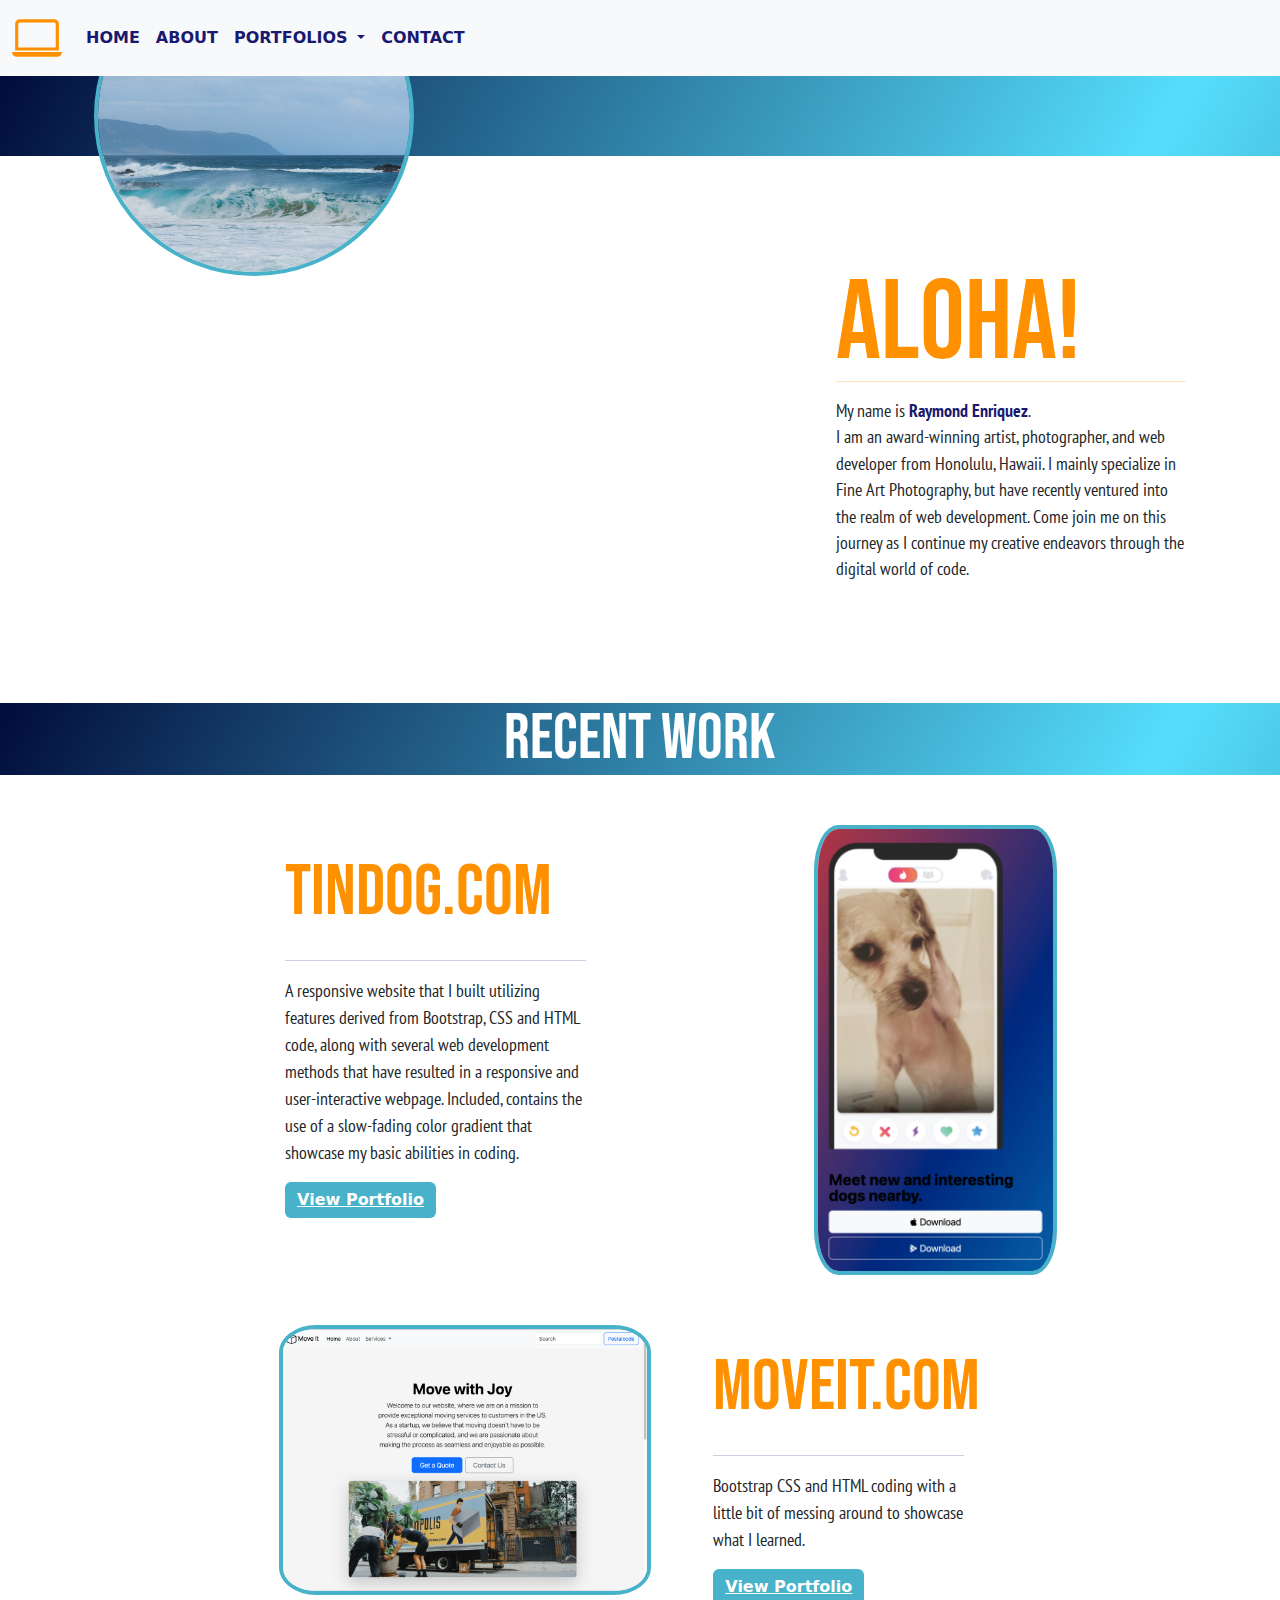
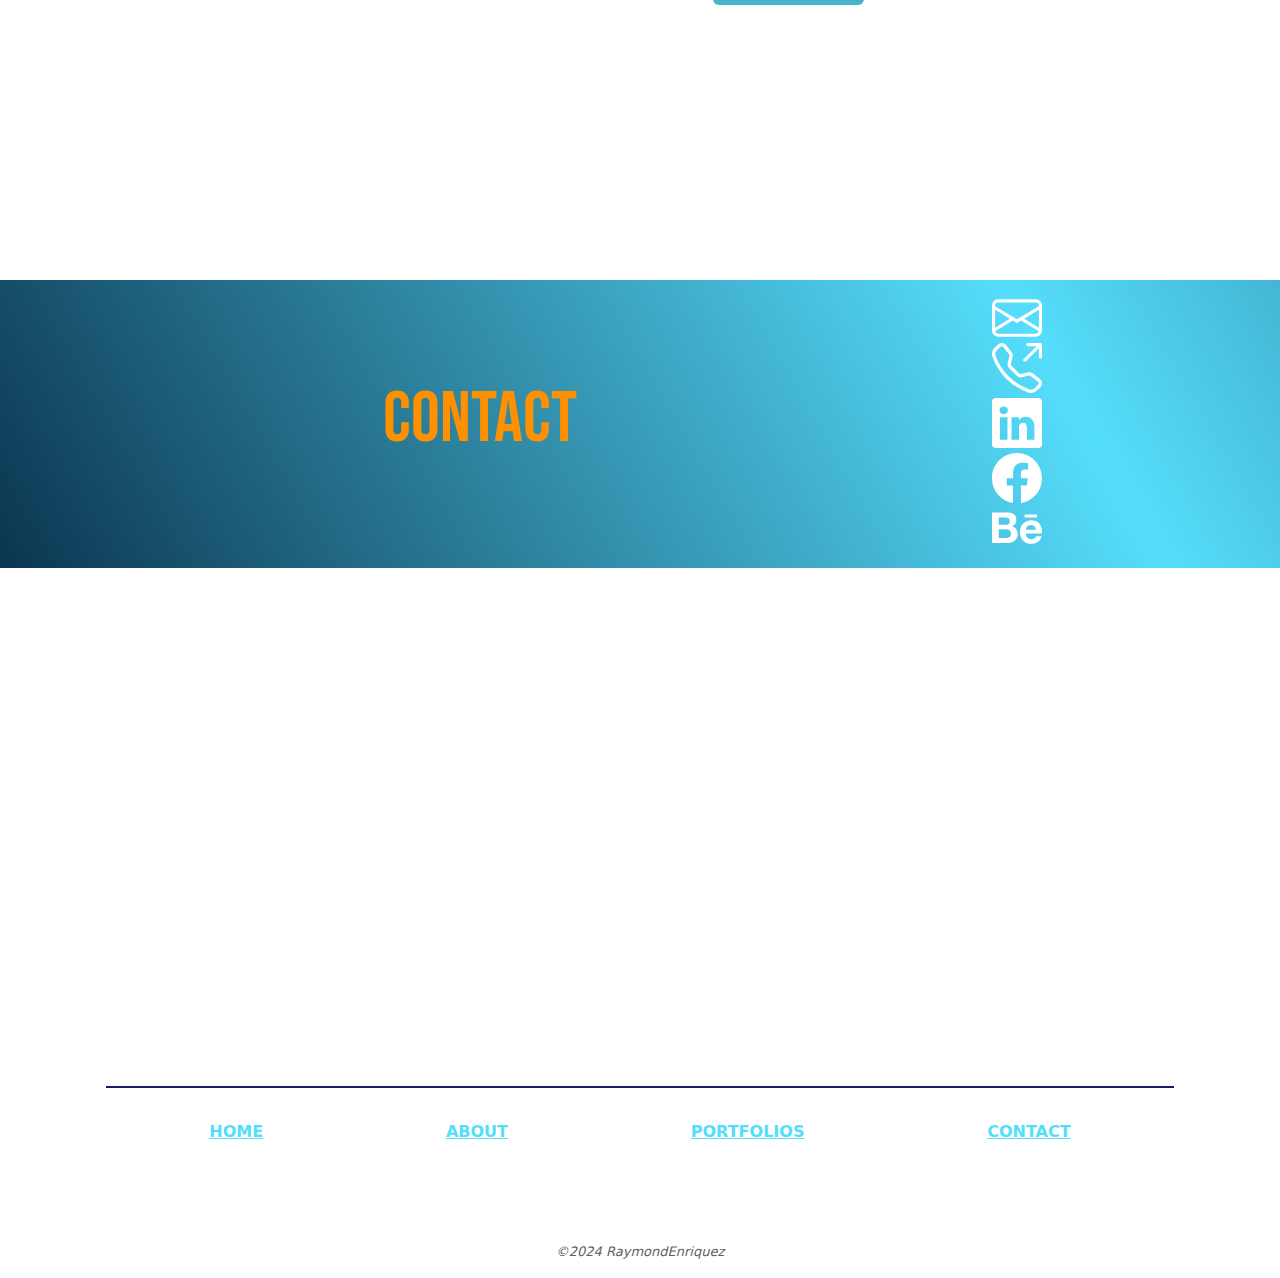
<file: index.html>
<!DOCTYPE html>
<html lang="en">
<head>
    <meta charset="UTF-8">
    <meta name="viewport" content="width=device-width, initial-scale=1.0">
    <title>Raymond's Captstone Project 2</title>
<link rel="stylesheet" href="style.css"/>
<link href="https://cdn.jsdelivr.net/npm/bootstrap@5.3.3/dist/css/bootstrap.min.css" rel="stylesheet" integrity="sha384-QWTKZyjpPEjISv5WaRU9OFeRpok6YctnYmDr5pNlyT2bRjXh0JMhjY6hW+ALEwIH" crossorigin="anonymous">
<link rel="preconnect" href="https://fonts.googleapis.com">
<link rel="preconnect" href="https://fonts.gstatic.com" crossorigin>
<link href="https://fonts.googleapis.com/css2?family=Alumni+Sans+Pinstripe:ital@0;1&display=swap" rel="stylesheet">
<link rel="preconnect" href="https://fonts.googleapis.com">
<link rel="preconnect" href="https://fonts.gstatic.com" crossorigin>
<link href="https://fonts.googleapis.com/css2?family=Inria+Serif:ital,wght@0,300;0,400;0,700;1,300;1,400;1,700&display=swap" rel="stylesheet">
<link rel="preconnect" href="https://fonts.gstatic.com" crossorigin>
<link href="https://fonts.googleapis.com/css2?family=Inria+Serif:ital,wght@0,300;0,400;0,700;1,300;1,400;1,700&family=PT+Sans+Narrow:wght@400;700&display=swap" rel="stylesheet">
<link rel="preconnect" href="https://fonts.googleapis.com">
<link rel="preconnect" href="https://fonts.gstatic.com" crossorigin>
<link href="https://fonts.googleapis.com/css2?family=Bebas+Neue&display=swap" rel="stylesheet">
<style>
    @media (min-width: 374px) and (max-width: 415px){
  .contact-me{
    height:20rem;
  }
  .rwl{
    margin-top: 50px;
    display:flex;
    padding-top:3px;
  }
  #Aloha{
    padding-top:25px;
  }
</style>

<div class="head-container">
    <nav class="navbar navbar-expand-lg bg-body-tertiary">
        <div class="container-fluid" style="text-transform:uppercase;">
          <a class="navbar-brand" href="./index.html"><svg xmlns="http://www.w3.org/2000/svg" width="50" height="50" fill="rgb(255, 145, 0)" class="bi bi-laptop" viewBox="0 0 16 16">
            <path d="M13.5 3a.5.5 0 0 1 .5.5V11H2V3.5a.5.5 0 0 1 .5-.5zm-11-1A1.5 1.5 0 0 0 1 3.5V12h14V3.5A1.5 1.5 0 0 0 13.5 2zM0 12.5h16a1.5 1.5 0 0 1-1.5 1.5h-13A1.5 1.5 0 0 1 0 12.5"/>
          </svg> </a>
          <button class="navbar-toggler" type="button" data-bs-toggle="collapse" data-bs-target="#navbarSupportedContent" aria-controls="navbarSupportedContent" aria-expanded="false" aria-label="Toggle navigation">
            <span class="navbar-toggler-icon"></span>
          </button>
  
          <div class="collapse navbar-collapse" id="navbarSupportedContent" >
            <ul class="navbar-nav me-auto mb-2 mb-lg-0">
              <li class="nav-item">
                <a class="nav-link active" aria-current="page" href="./index.html" style="color:midnightblue;font-weight:700;">Home</a>
              </li>
              <li class="nav-item">
                <a class="nav-link" href="./about.html" style="color:midnightblue;font-weight:700;">About</a>
              </li>
              <li class="nav-item dropdown" style="color:midnightblue;font-weight:700;">
                <a class="nav-link dropdown-toggle" href="./portfolios.html" target="_blank" role="button" data-bs-toggle="dropdown" aria-expanded="false" style="color:midnightblue;font-weight:700;">
                  Portfolios
                </a>
                
                <ul class="dropdown-menu">
                  <li><a class="dropdown-item" href="./portfolios.html" target="_blank" style="color:midnightblue;font-weight:700;">All Portfolios</a></li>
                  <li><a class="dropdown-item" href="./capstone-1.html" target="_blank" style="color:midnightblue;font-weight:700;">Capstone Project 1</a></li>
                  <li><a class="dropdown-item" href="./tin-dog.html" target="_blank" style="color:midnightblue;font-weight:700;">TinDog.com</a></li>
                  <li><a class="dropdown-item" href="./move-it.html" target="_blank" style="color:midnightblue;font-weight:700;">MoveIt.com</a></li>
                  <li><hr class="dropdown-divider"></li>
                  <li><a class="dropdown-item" href="../CP1/index.html" style="color:midnightblue;font-weight:700;">Request a Quote</a></li>
                  
                </ul>
              </li>
                <li class="nav-item">
                <a class="nav-link active" aria-current="page" href="./index.html/#contact-me" style="color:midnightblue;font-weight:700;">Contact</a>
              </li>
            </ul>
          </div>
        </div>
      </nav>
</head>
<body>
<div class="top-card gradient-background">
<div class="tc-container">
    <div class="intro-container">
        <div class="container head-section col-xl-12 col-lg-12 col-md-12 col-sm-12 col-xs-12">
            <div class="intro-tagline container ">
                <img id="wave" src="./wave.jpg" height="500px" alt="Wave breaking at Waimea Bay, Hawaii."/>
            </div>
        </div>
    </div>
</div>
</div>
<div class="container col-xl-12 col-lg-12 col-md-12 intro-section gradient-background-3">
    <div class= "intro-content container col-lg-12 col-md-12 col-lg-12 ">
      <div class="aloha-container">
            <p id="Aloha"> Aloha! </p>
            <hr class="ln2"/>
            <div id="intro-copy">

              <p>
                My name is<b style="color:midnightblue;"> Raymond Enriquez</b>.
                <br/>I am an award-winning artist, photographer, 
                and web developer from Honolulu, Hawaii. 
                I mainly specialize in Fine Art Photography, 
                but have recently ventured into the realm of
                web development. Come join me on this journey 
                as I continue my creative endeavors through
                the digital world of code.                
              </p>
            </div>
          </div> 
</div>
</div>
<br/>
<br/>
<br/>
<div class="tag-seperator gradient-background am rwl">
  <h2 class="RW">Recent Work</h2>
  </div>


<div id="container portfolio col-lg-12 col-md-12 col-sm-12 col-xs-12">
  <div class="td-box container col-lg-12 col-md-12 col-sm-12 col-xs-12">
    <div class="websites col-lg-12 col-md-12 col-sm-12 col-xs-12">
      
      <div class="wtf"><div class="TD-tb">
        <div class="container col-md-12 col-sm-12">
        <h2 class="TinDog-h2">TinDog.com</h2>
        <hr class="ln"/>
        <p class="TinDog-copy">A responsive website that I built 
          utilizing features derived from Bootstrap, CSS and HTML 
          code, along with several web development methods that 
          have resulted in a responsive and user-interactive webpage. 
          Included, contains the use of a slow-fading color gradient 
          that showcase my basic abilities in coding.
        </p>
        <div class="btn btn-outline-dark" width="200px" style="background-color:#47b2c9;
        color:white;
        font-weight:600;
        border:2px ;" target="_blank"><a href="./tin-dog.html" style="color:white;"> View Portfolio</a></div>
      </div>
      </div>
      <img class= "TinDog1" src="./TinDog3.png" alt="Tindog.com screen shot image of dog on phone screen."/>
      </div>

      <div class="wtf2">
        <div class="container col-sm-12 wtf2d">
        <img class= "MoveIt" src="./MoveIt.png " alt="Moveit.com screen shot image of website with men moving a large planter on sidewalk."/>
        <div class="MI-tb">
          
          <div class="container col-md-12 col-sm-12">
            <h2 class="MoveIt-h2">MoveIt.com</h2>
            <hr class="ln"/>
            <p class="Mcopy">Bootstrap CSS and HTML coding with a little bit
          of messing around to showcase what I learned.
          
        <div class="btn btn-outline-dark" width="300px" style="background-color:#47b2c9; color:white; font-weight:600;border:2px;"target="_blank">
          <a href="./move-it.html" style="color:white;">View Portfolio</a></div>
        </div></p>
      </div>
    </div>
    
  </div>
</div>
</div>
<div id="ctm">
<div class="contact-me gradient-background2" id="contact-me">
  <div id="ch2"><h2>Contact</h2></div>
  <div class="icons">
  <ul><span>
    <li><svg xmlns="http://www.w3.org/2000/svg" width="50" height="50" fill="currentColor" class="bi bi-envelope" viewBox="0 0 16 16"><a href="mailto:raymond@raymonenriquez.com" style="color:white">
      <path d="M0 4a2 2 0 0 1 2-2h12a2 2 0 0 1 2 2v8a2 2 0 0 1-2 2H2a2 2 0 0 1-2-2zm2-1a1 1 0 0 0-1 1v.217l7 4.2 7-4.2V4a1 1 0 0 0-1-1zm13 2.383-4.708 2.825L15 11.105zm-.034 6.876-5.64-3.471L8 9.583l-1.326-.795-5.64 3.47A1 1 0 0 0 2 13h12a1 1 0 0 0 .966-.741M1 11.105l4.708-2.897L1 5.383z"/>
    </svg></a></li>

    <li>
      <svg xmlns="http://www.w3.org/2000/svg" width="50" height="50" fill="currentColor" color="white" class="bi bi-telephone-outbound" viewBox="0 0 16 16"><a href="tel:+18084206969" style="color:white">
      <path d="M3.654 1.328a.678.678 0 0 0-1.015-.063L1.605 2.3c-.483.484-.661 1.169-.45 1.77a17.6 17.6 0 0 0 4.168 6.608 17.6 17.6 0 0 0 6.608 4.168c.601.211 1.286.033 1.77-.45l1.034-1.034a.678.678 0 0 0-.063-1.015l-2.307-1.794a.68.68 0 0 0-.58-.122l-2.19.547a1.75 1.75 0 0 1-1.657-.459L5.482 8.062a1.75 1.75 0 0 1-.46-1.657l.548-2.19a.68.68 0 0 0-.122-.58zM1.884.511a1.745 1.745 0 0 1 2.612.163L6.29 2.98c.329.423.445.974.315 1.494l-.547 2.19a.68.68 0 0 0 .178.643l2.457 2.457a.68.68 0 0 0 .644.178l2.189-.547a1.75 1.75 0 0 1 1.494.315l2.306 1.794c.829.645.905 1.87.163 2.611l-1.034 1.034c-.74.74-1.846 1.065-2.877.702a18.6 18.6 0 0 1-7.01-4.42 18.6 18.6 0 0 1-4.42-7.009c-.362-1.03-.037-2.137.703-2.877zM11 .5a.5.5 0 0 1 .5-.5h4a.5.5 0 0 1 .5.5v4a.5.5 0 0 1-1 0V1.707l-4.146 4.147a.5.5 0 0 1-.708-.708L14.293 1H11.5a.5.5 0 0 1-.5-.5"/>
    </svg></a></li>

    <li>
      <svg xmlns="http://www.w3.org/2000/svg" width="50" height="50" fill="currentColor" color="white" class="bi bi-linkedin" viewBox="0 0 16 16" style="margin-top:5px; margin-bottom:5px;"><a href="http://www.linkedin.com/raymondfloresenriquez" target="_blank" style="color:white">
      <path d="M0 1.146C0 .513.526 0 1.175 0h13.65C15.474 0 16 .513 16 1.146v13.708c0 .633-.526 1.146-1.175 1.146H1.175C.526 16 0 15.487 0 14.854zm4.943 12.248V6.169H2.542v7.225zm-1.2-8.212c.837 0 1.358-.554 1.358-1.248-.015-.709-.52-1.248-1.342-1.248S2.4 3.226 2.4 3.934c0 .694.521 1.248 1.327 1.248zm4.908 8.212V9.359c0-.216.016-.432.08-.586.173-.431.568-.878 1.232-.878.869 0 1.216.662 1.216 1.634v3.865h2.401V9.25c0-2.22-1.184-3.252-2.764-3.252-1.274 0-1.845.7-2.165 1.193v.025h-.016l.016-.025V6.169h-2.4c.03.678 0 7.225 0 7.225z"/>
    </svg></a></li>

    <li><svg xmlns="http://www.w3.org/2000/svg" width="50" height="50" fill="currentColor" color="white" class="bi bi-facebook" viewBox="0 0 16 16"><a href="https://www.facebook.com" target="_blank" style="color:white">
      <path d="M16 8.049c0-4.446-3.582-8.05-8-8.05C3.58 0-.002 3.603-.002 8.05c0 4.017 2.926 7.347 6.75 7.951v-5.625h-2.03V8.05H6.75V6.275c0-2.017 1.195-3.131 3.022-3.131.876 0 1.791.157 1.791.157v1.98h-1.009c-.993 0-1.303.621-1.303 1.258v1.51h2.218l-.354 2.326H9.25V16c3.824-.604 6.75-3.934 6.75-7.951"/>
    </svg></a></li>
    <li><svg xmlns="http://www.w3.org/2000/svg" width="50" height="50" fill="currentColor" color="white" class="bi bi-behance" viewBox="0 0 16 16"><a href="https://www.behance.net/raymondenrqiuez" target="_blank" style="color:white">
      <path d="M4.654 3c.461 0 .887.035 1.278.14.39.07.711.216.996.391s.497.426.641.747c.14.32.216.711.216 1.137 0 .496-.106.922-.356 1.242-.215.32-.566.606-.997.817.606.176 1.067.496 1.348.922s.461.957.461 1.563c0 .496-.105.922-.285 1.278a2.3 2.3 0 0 1-.782.887c-.32.215-.711.39-1.137.496a5.3 5.3 0 0 1-1.278.176L0 12.803V3zm-.285 3.978c.39 0 .71-.105.957-.285.246-.18.355-.497.355-.887 0-.216-.035-.426-.105-.567a1 1 0 0 0-.32-.355 1.8 1.8 0 0 0-.461-.176c-.176-.035-.356-.035-.567-.035H2.17v2.31c0-.005 2.2-.005 2.2-.005zm.105 4.193c.215 0 .426-.035.606-.07.176-.035.356-.106.496-.216s.25-.215.356-.39c.07-.176.14-.391.14-.641 0-.496-.14-.852-.426-1.102-.285-.215-.676-.32-1.137-.32H2.17v2.734h2.305zm6.858-.035q.428.427 1.278.426c.39 0 .746-.106 1.032-.286q.426-.32.53-.64h1.74c-.286.851-.712 1.457-1.278 1.848-.566.355-1.243.566-2.06.566a4.1 4.1 0 0 1-1.527-.285 2.8 2.8 0 0 1-1.137-.782 2.85 2.85 0 0 1-.712-1.172c-.175-.461-.25-.957-.25-1.528 0-.531.07-1.032.25-1.493.18-.46.426-.852.747-1.207.32-.32.711-.606 1.137-.782a4 4 0 0 1 1.493-.285c.606 0 1.137.105 1.598.355.46.25.817.532 1.102.958.285.39.496.851.641 1.348.07.496.105.996.07 1.563h-5.15c0 .58.21 1.11.496 1.396m2.24-3.732c-.25-.25-.642-.391-1.103-.391-.32 0-.566.07-.781.176s-.356.25-.496.39a.96.96 0 0 0-.25.497c-.036.175-.07.32-.07.46h3.196c-.07-.526-.25-.882-.497-1.132zm-3.127-3.728h3.978v.957h-3.978z"/>
    </svg></a></li>

  </ul>
  </div>
  </div>
</div>



<footer class="container col-xl-12 col-lg-12 col-md-12 col-sm-12 col-xs-12 mt-5">
  <div class="footer-container container">
    <div class="container footer">
      <ul class="container foot-content" id="contact" style="color:rgb(255, 145, 0);">
        <li><a href="../CP2/index.html" style="color:#55defc;">Home</a></li>
        <li><a href="../CP2/about.html" style="color:#55defc;">About</a></li>
        <li><a href="../CP2/portfolios.html" style="color:#55defc;">Portfolios</a></li>
        <li><a href="#contact-me" style="color:#55defc;">Contact</a></li>
      </ul>
      <p id="copyright" style="text-align:center; font-style:oblique; font-size:small; color:rgb(95, 95, 95);">©2024 RaymondEnriquez</p>
    </div>
  </div>
</footer>

<script src="https://cdn.jsdelivr.net/npm/bootstrap@5.3.3/dist/js/bootstrap.bundle.min.js" integrity="sha384-YvpcrYf0tY3lHB60NNkmXc5s9fDVZLESaAA55NDzOxhy9GkcIdslK1eN7N6jIeHz" crossorigin="anonymous"></script>
</body>

</html>
</file>
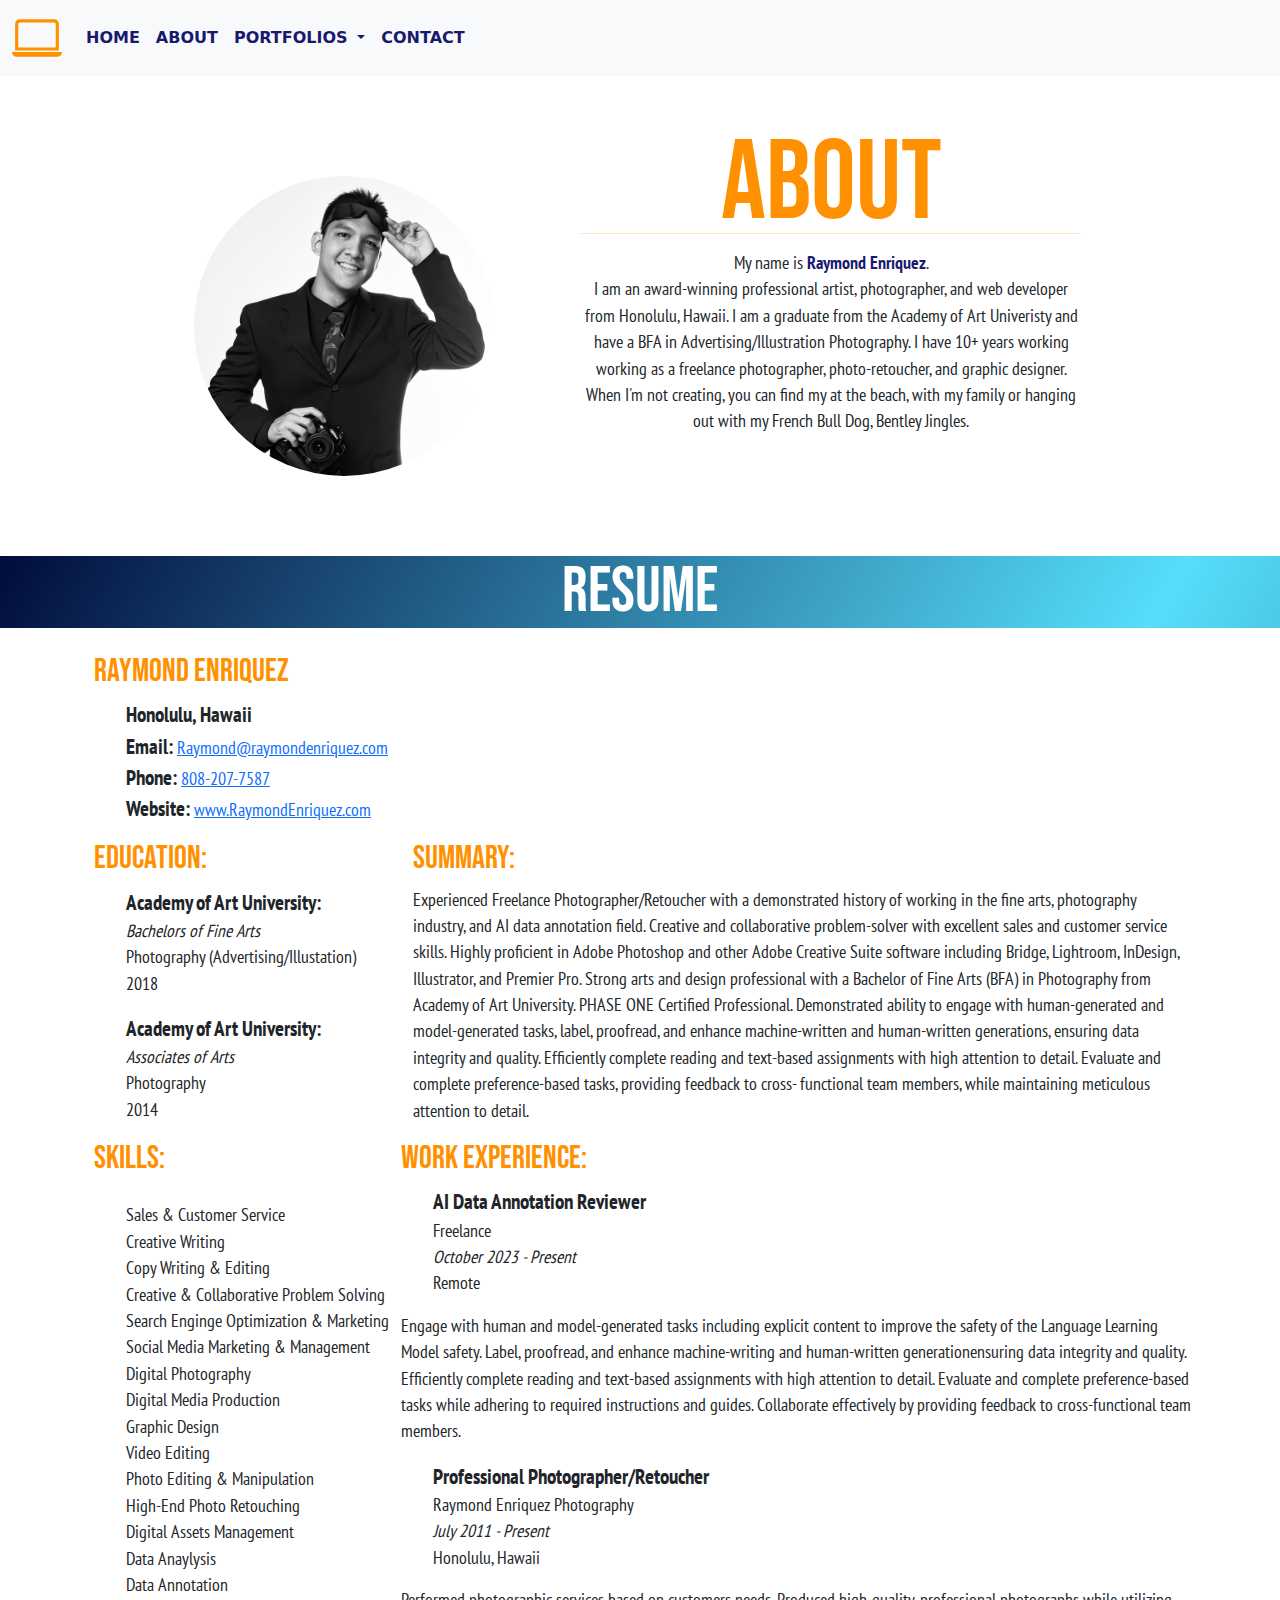
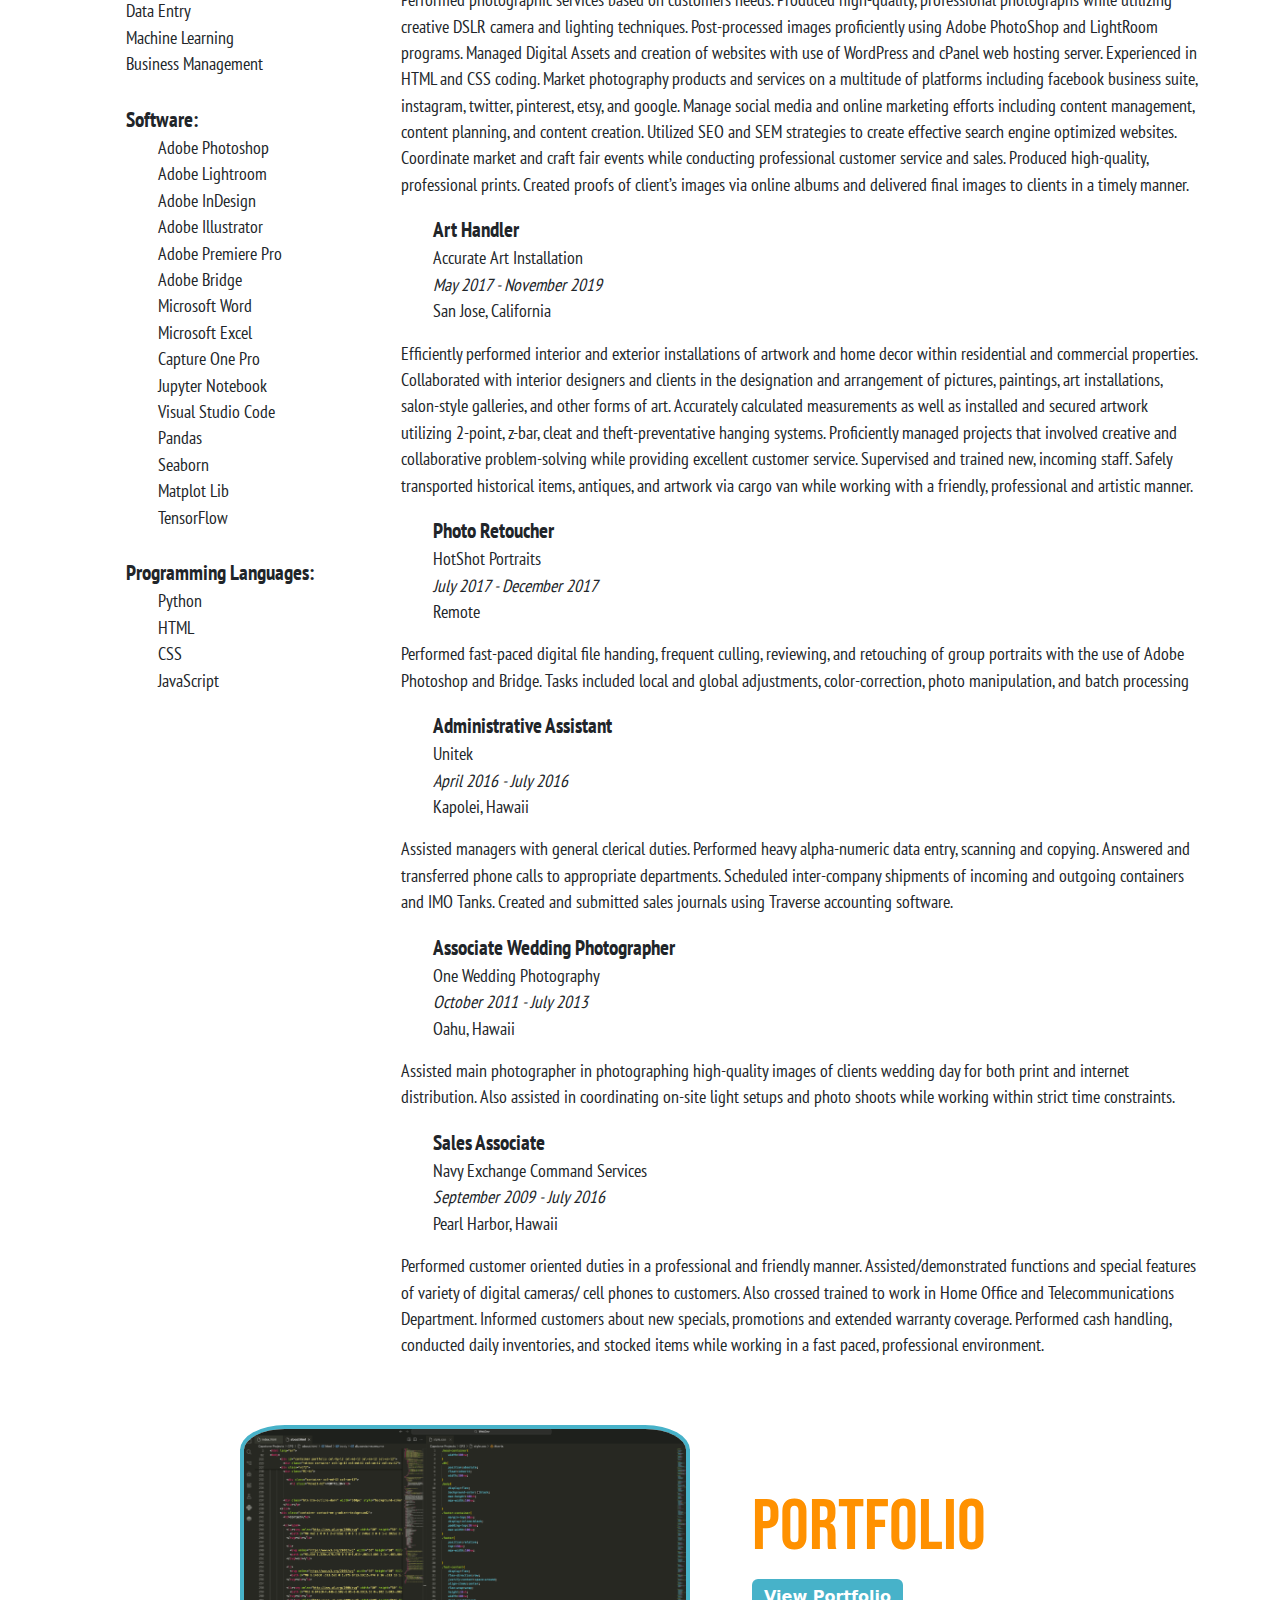
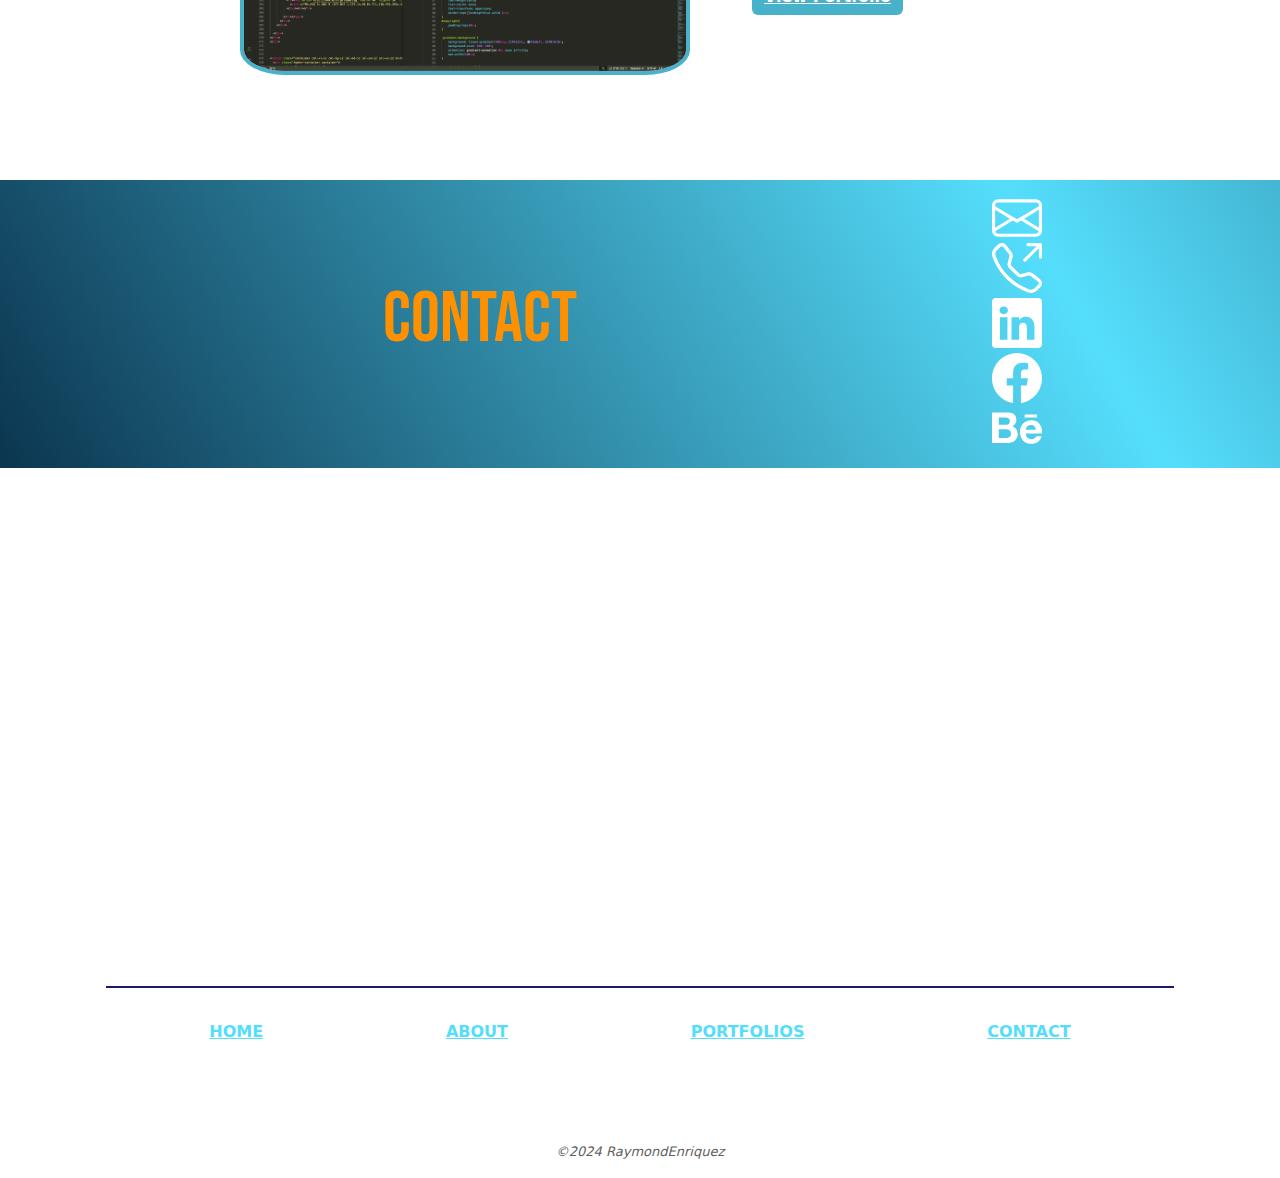
<file: about.html>
<!DOCTYPE html>
<html lang="en">
<head>
    <meta charset="UTF-8">
    <meta name="viewport" content="width=device-width, initial-scale=1.0">
    <title>Raymond's Captstone Project 2</title>
<link rel="stylesheet" href="style.css"/>
<link href="https://cdn.jsdelivr.net/npm/bootstrap@5.3.3/dist/css/bootstrap.min.css" rel="stylesheet" integrity="sha384-QWTKZyjpPEjISv5WaRU9OFeRpok6YctnYmDr5pNlyT2bRjXh0JMhjY6hW+ALEwIH" crossorigin="anonymous">
<link rel="preconnect" href="https://fonts.googleapis.com">
<link rel="preconnect" href="https://fonts.gstatic.com" crossorigin>
<link href="https://fonts.googleapis.com/css2?family=Alumni+Sans+Pinstripe:ital@0;1&display=swap" rel="stylesheet">
<link rel="preconnect" href="https://fonts.googleapis.com">
<link rel="preconnect" href="https://fonts.gstatic.com" crossorigin>
<link href="https://fonts.googleapis.com/css2?family=Inria+Serif:ital,wght@0,300;0,400;0,700;1,300;1,400;1,700&display=swap" rel="stylesheet">
<link rel="preconnect" href="https://fonts.gstatic.com" crossorigin>
<link href="https://fonts.googleapis.com/css2?family=Inria+Serif:ital,wght@0,300;0,400;0,700;1,300;1,400;1,700&family=PT+Sans+Narrow:wght@400;700&display=swap" rel="stylesheet">
<link rel="preconnect" href="https://fonts.googleapis.com">
<link rel="preconnect" href="https://fonts.gstatic.com" crossorigin>
<link href="https://fonts.googleapis.com/css2?family=Bebas+Neue&display=swap" rel="stylesheet">

<style>
  @media (min-width: 374px) and (max-width: 415px){

    .rflex{
      display:inline-flex;
      align-items:flex-start;
      flex-wrap:wrap;
      width:100vw;
      
    }
    .resume{
      display:flex;
      flex-direction:column;
      justify-content:center;
      padding:0px;   
    }

  .Move-It{
    max-width:90vw;
  }
    .resume b{
      color:midnightblue;
    }
    .resume h2{
      text-align:center;
      font-size:2.5rem;
    }
    #resume-intro{
      grid-row-start:1;
      grid-column:span 2;
      display:inline-flex;
      justify-content:center;
      order:1;
      margin:0px;
    }
    #education{
        display:inline-flex;
        grid-row-start:2;
        grid-column-start:1;
        grid-row:span 1;
        order: 3;
    }
    #summary{
      display:inline-flex;
      grid-row-start:3;
      grid-column-start:1;
      order: 2;
      flex-wrap:wrap;
      width:100vw;
      margin:0px;
    }
    #work-experience{
      display:inline-flex;
      order:4;
      grid-row-start:4;
      grid-column-start:1;
      width:100vw;
    }
    #work-experience p {
      display:inline-flex;
      flex-wrap:wrap;
      flex-direction:column;
      max-width:665px;
      padding:5px;

    }
    #work-experience ul{
      text-align:left;
      padding:10px;
    }
    
    #skills{
      display:inline-flex;
      order:5;
      grid-row-start:5;
      grid-column-start:1;
    }
    #about-copy{
      text-align:left;
    }
    .wtf2{
      display:flex;
      justify-content:center;
      width:100vw;
    }

    .MoveIt{
      width:350px;
    }
  }
  @media (max-width:375px){
    *  {
      max-width:100vw;
    }
    #ctm{
      padding-top:0px;
      display:inline-flex;
      width:100vw;

    }
    #contact-me{
      display:inline-flex;
      flex-direction:row;
      align-items:center;
      justify-content:center;
      height:18rem;
    }
    .wtf2{
      width:100vw;
    }
    .intro-content{
      display:inline-flex;
      justify-content:center;
      height:100%;

    }
    .about-fx{
      display:inline-flex;
      
    }
    .about-container{
      width:100vw;
      margin:0px;
      display:inline-flex;

      flex-wrap:wrap;
      flex-direction:row;
    }
    .about-content{
      display:flex;
      justify-content:center;
      height:100vh;
      margin-bottom:30px;
    }
    #About{
      font-size:6rem;
      padding:0px;
    }
    #about-copy{
      display:inline-flex;
      flex-direction:row;
      width:100vw;
      padding:10px;
    }
    
    .RW{
      font-size:3rem;

    }

    #rwl{
      display:inlineflex;
      justify-content:center;
      align-items:center;
      height:40rem;
      width:100vw;
      margin:0px;
    }
    #skills{
      margin:0px;
    }

    .about-fc,.intro-section,.about-fx,.ln2,.ln{
      margin:0px;
    }
    #port-image{
      width:100vw;
    }
    .resume{
      display:flex;
      flex-direction:column;
      justify-content:center;
      padding:0px;
    }
  }
</style>

<div class="head-container">
    <nav class="navbar navbar-expand-lg bg-body-tertiary">
        <div class="container-fluid" style="text-transform:uppercase;">
          <a class="navbar-brand" href="#"><svg xmlns="http://www.w3.org/2000/svg" width="50" height="50" fill="rgb(255, 145, 0)" class="bi bi-laptop" viewBox="0 0 16 16">
            <path d="M13.5 3a.5.5 0 0 1 .5.5V11H2V3.5a.5.5 0 0 1 .5-.5zm-11-1A1.5 1.5 0 0 0 1 3.5V12h14V3.5A1.5 1.5 0 0 0 13.5 2zM0 12.5h16a1.5 1.5 0 0 1-1.5 1.5h-13A1.5 1.5 0 0 1 0 12.5"/>
          </svg> </a>
          <button class="navbar-toggler" type="button" data-bs-toggle="collapse" data-bs-target="#navbarSupportedContent" aria-controls="navbarSupportedContent" aria-expanded="false" aria-label="Toggle navigation">
            <span class="navbar-toggler-icon"></span>
          </button>
  
          <div class="collapse navbar-collapse" id="navbarSupportedContent">
            <ul class="navbar-nav me-auto mb-2 mb-lg-0">
              <li class="nav-item">
                <a class="nav-link active" aria-current="page" href="./index.html" style="color:midnightblue;font-weight:700;">Home</a>
              </li>
              <li class="nav-item">
                <a class="nav-link" href="#" style="color:midnightblue;font-weight:700;" href="./about.html">About</a>
              </li>
              <li class="nav-item dropdown" style="color:midnightblue;font-weight:700;">
                <a class="nav-link dropdown-toggle" href="./portfolios.html" role="button" data-bs-toggle="dropdown" aria-expanded="false" style="color:midnightblue;font-weight:700;">
                  Portfolios
                </a>
                
                <ul class="dropdown-menu">
                  <li><a class="dropdown-item" href="./portfolios.html" target="_blank" style="color:midnightblue;font-weight:700;">All Portfolios</a></li>
                  <li><a class="dropdown-item" href="./capstone-1.html" target="_blank" style="color:midnightblue;font-weight:700;">Capstone Project 1</a></li>
                  <li><a class="dropdown-item" href="./tin-dog.html" target="_blank" style="color:midnightblue;font-weight:700;">TinDog.com</a></li>
                  <li><a class="dropdown-item" href="./move-it.html" target="_blank" style="color:midnightblue;font-weight:700;">MoveIt.com</a></li>
                  <li><hr class="dropdown-divider"></li>
                  <li><a class="dropdown-item" href="mailto:raymond@raymondenriquez.com" style="color:midnightblue;font-weight:700;">Request a Quote</a></li>
                
                </ul>
              </li>
                <li class="nav-item">
                <a class="nav-link active" aria-current="page" href="#contact-me" style="color:midnightblue;font-weight:700;">Contact</a>
              </li>
            </ul>
          </div>
        </div>
      </nav>
</head>
<body>
<div class="container col-xl-12 col-lg-12 col-md-12 intro-section gradient-background-3">
    <div class= "about-content container col-xl-12 col-lg-12 col-md-8 col-sm-12 col-xs-12 ">
        <div class="about-fc container col-sm-12 col-md-12 col-xs-12 col-lg-12 ">
        <div class="about-fx">
            <img id="port-img" src="./Port.jpg" height="300"/>
        </div>
        <div class="about-container">
            <p id="About"> About</p>
            <hr class="ln2"/>
            <div id="about-copy">

              <p>
                My name is<b style="color:midnightblue;"> Raymond Enriquez</b>.
                <br/>I am an award-winning professional artist, photographer, and web developer from Honolulu, Hawaii.  I am a graduate from the Academy of Art Univeristy and have a BFA in Advertising/Illustration Photography. I have 10+ years working working as a freelance
photographer, photo-retoucher, and graphic designer. When I'm not creating, you can find my at the beach, with my family or 
                hanging out with my French Bull Dog, Bentley Jingles.</p>
            </div>
        </div> 
        </div>
        </div>
</div>        
</div>


<div span class=" tag-seperator gradient-background am rwl">
    <h2 class="RW">Resume</h2>
</div>
    
<div class="rflex">    
    <div class="resume container">
        <div class="container" id="resume-intro">
        <h2>Raymond Enriquez</h2>
        <ul>
            <li><b>Honolulu, Hawaii</b></li>
            <li><b>Email: </b><a href="mailto:raymondfloresenriquez">Raymond@raymondenriquez.com</b></a></li>
            <li><b>Phone: </b><a href="tel:+18082077587">808-207-7587</a></li>
            <li><b>Website: </b><a href="https://www.raymondenriquez.com" target="_blank"> www.RaymondEnriquez.com </a></li>
        </ul></div>
        
<div id="education" class="container"><h2>Education:</h2>
  <ul>
    <li><b>Academy of Art University:</b></li>
    <i>Bachelors of Fine Arts</i>
    <br> Photography (Advertising/Illustation)
    <br/> 2018
            </ul>
            <ul>
                <li><b>Academy of Art University:</b></li>
                <i>Associates of Arts</i>
                <br>Photography
                <br/>2014
            </ul>
            </div>
        
<div class="container" id="summary">
  <h2>Summary:</h2>
  <p>Experienced Freelance Photographer/Retoucher with a demonstrated history of working in the fine arts,
    photography industry, and AI data annotation field. Creative and collaborative problem-solver with
    excellent sales and customer service skills. Highly proficient in Adobe Photoshop and other Adobe
    Creative Suite software including Bridge, Lightroom, InDesign, Illustrator, and Premier Pro. Strong arts
    and design professional with a Bachelor of Fine Arts (BFA) in Photography from Academy of Art
    University. PHASE ONE Certified Professional. Demonstrated ability to engage with human-generated
    and model-generated tasks, label, proofread, and enhance machine-written and human-written
    generations, ensuring data integrity and quality. Efficiently complete reading and text-based assignments
    with high attention to detail. Evaluate and complete preference-based tasks, providing feedback to cross-
    functional team members, while maintaining meticulous attention to detail.</p>
  </div>

<div class="container" id="skills">
  <h2>Skills:</h2>
  <p>
    <ul>
        <li>Sales & Customer Service</li>
        <li>Creative Writing</li>
        <li>Copy Writing & Editing</li>
        <li>Creative & Collaborative Problem Solving</li>
        <li>Search Enginge Optimization & Marketing</li>
        <li>Social Media Marketing & Management</li>
        <li>Digital Photography</li>
        <li>Digital Media Production</li>
        <li>Graphic Design</li>
        <li>Video Editing</li>
        <li>Photo Editing & Manipulation</li>
        <li>High-End Photo Retouching</li>
        <li>Digital Assets Management</li>
        <li>Data Anaylysis</li>
        <li>Data Annotation</li>
        <li>Data Entry</li>
        <li>Machine Learning</li>
        <li>Business Management</li>
        <br/>
        <li><b>Software:</b></li>
            <ul><li>Adobe Photoshop</li>
              <li>Adobe Lightroom</li>
              <li>Adobe InDesign</li>
              <li>Adobe Illustrator</li>
              <li>Adobe Premiere Pro</li>
              <li>Adobe Bridge</li>
              <li>Microsoft Word</li>
              <li>Microsoft Excel</li>
              <li>Capture One Pro</li>
              <li>Jupyter Notebook</li>
              <li>Visual Studio Code</li>
              <li>Pandas</li>
              <li>Seaborn</li>
              <li>Matplot Lib</li>
              <li>TensorFlow</li>
              <br/>
              </ul>
              <li>
                <b>Programming Languages:</b></li>
                <ul>
                    <li>Python</li>
                    <li>HTML</li>
                    <li>CSS</li>
                    <li>JavaScript</li>
                </ul>
                </ul>
                </div>
                <div id="work-experience">
  <h2>Work Experience:</h2>
    
  <ul>
    <li><b>AI Data Annotation Reviewer</b></li>
    Freelance
    <li><i>October 2023 - Present</i>
    <li>Remote</li></ul>
    <p class="exp-copy">Engage with human and model-generated tasks including explicit content to improve the safety of the Language Learning Model safety. Label, proofread, and enhance machine-writing and human-written generationensuring data integrity and quality. Efficiently complete reading and text-based assignments with high attention to detail. Evaluate and complete preference-based tasks while adhering to required instructions and guides. Collaborate effectively by providing feedback to cross-functional team members.</p>
    
    <ul><li><b>Professional Photographer/Retoucher</b></li>
    Raymond Enriquez Photography
    <br><i>July 2011 - Present</i>
    <br>Honolulu, Hawaii</li></ul>
    <p class="exp-copy">Performed photographic services based on customers needs. Produced high-quality, professional photographs while utilizing creative DSLR camera and lighting techniques. Post-processed images proficiently using Adobe PhotoShop and LightRoom programs. Managed Digital Assets and creation of websites with use of WordPress and cPanel web hosting server. Experienced in HTML and CSS coding. Market photography products and services on a multitude of platforms including facebook business suite, instagram, twitter, pinterest, etsy, and google. Manage social media and online marketing efforts including content management, content planning, and content creation. Utilized SEO and SEM strategies to create effective search engine optimized websites. Coordinate market and craft fair events while conducting professional customer service and sales. Produced high-quality, professional prints. Created proofs of client’s images via online albums and delivered final images to clients in a timely manner.</p>

    <ul><li><b>Art Handler</b></li>
    Accurate Art Installation
    <br><i>May 2017 - November 2019</i>
    <br>San Jose, California</li></ul>
    <p class="exp-copy">Efficiently performed interior and exterior installations of artwork and home decor within residential and commercial properties. Collaborated with interior designers and clients in the designation and arrangement of pictures, paintings, art installations, salon-style galleries, and other forms of art. Accurately calculated measurements as well as installed and secured artwork utilizing 2-point, z-bar, cleat and theft-preventative hanging systems. Proficiently managed projects that involved creative and collaborative problem-solving while providing excellent customer service. Supervised and trained new, incoming staff. Safely transported historical items, antiques, and artwork via cargo van while working with a friendly, professional and artistic manner.</p>

    <ul><li><b>Photo Retoucher</b></li>
    HotShot Portraits
    <br><i>July 2017 - December 2017</i>
    <br>Remote</li></ul>
    <p class="exp-copy">Performed fast-paced digital file handing, frequent culling, reviewing, and retouching of group portraits with the use of Adobe Photoshop and Bridge. Tasks included local and global adjustments, color-correction, photo manipulation, and batch processing</p>

    <ul><li><b>Administrative Assistant</b></li>
    Unitek
    <br><i>April 2016 - July 2016</i>
    <br>Kapolei, Hawaii</li></ul>
    <p class="exp-copy">Assisted managers with general clerical duties. Performed heavy alpha-numeric data entry, scanning and copying. Answered and transferred phone calls to appropriate departments. Scheduled inter-company shipments of incoming and outgoing containers and IMO Tanks. Created and submitted sales journals using Traverse accounting software.</p>

    <ul><li><b>Associate Wedding Photographer</b></li>
    One Wedding Photography
    <br><i>October 2011 - July 2013</i>
    <br>Oahu, Hawaii</li></ul>
    <p class="exp-copy">Assisted main photographer in photographing high-quality images of clients wedding day for both print and internet distribution. Also assisted in coordinating on-site light setups and photo shoots while working within strict time constraints. </p>

    <ul><li><b>Sales Associate</b></li>
    Navy Exchange Command Services
    <br><i>September 2009 - July 2016</i>
    <br>Pearl Harbor, Hawaii</li></ul>
    <p class="exp-copy">Performed customer oriented duties in a professional and friendly manner. Assisted/demonstrated functions and special features of variety of digital cameras/ cell phones to customers. Also crossed trained to work in Home Office and Telecommunications Department. Informed customers about new specials, promotions and extended warranty coverage. Performed cash handling, conducted daily inventories, and stocked items while working in a fast paced, professional environment.</p>
    </div>
</div>
</div>




      <div class="wtf2">
        <div class="container col-sm-12 wtf2d">
        <img class= "MoveIt" src="./webdev.png"/>
        <div class="MI-tb">
          
          <div class="container col-md-12 col-sm-12">
            <h2 class="MoveIt-h2"> PORTFOLIO</h2>


          
        <div class="btn btn-outline-dark" width="300px" style="background-color:#47b2c9; color:white; font-weight:600;border:2px;"  target="_blank"><a href="./portfolios.html" style="color:white;">View Portfolio</a></div>
        </div></p>
      </div>
      
    
  </div>
  <div id="ctm">
  <div class="contact-me gradient-background2" id="contact-me">
    <div id="ch2"><h2>Contact</h2></div>
    <div class="icons">
    <ul><span>
      <li><svg xmlns="http://www.w3.org/2000/svg" width="50" height="50" fill="currentColor" class="bi bi-envelope" viewBox="0 0 16 16"><a href="mailto:raymond@raymonenriquez.com" style="color:white">
        <path d="M0 4a2 2 0 0 1 2-2h12a2 2 0 0 1 2 2v8a2 2 0 0 1-2 2H2a2 2 0 0 1-2-2zm2-1a1 1 0 0 0-1 1v.217l7 4.2 7-4.2V4a1 1 0 0 0-1-1zm13 2.383-4.708 2.825L15 11.105zm-.034 6.876-5.64-3.471L8 9.583l-1.326-.795-5.64 3.47A1 1 0 0 0 2 13h12a1 1 0 0 0 .966-.741M1 11.105l4.708-2.897L1 5.383z"/>
      </svg></a></li>
  
      <li>
        <svg xmlns="http://www.w3.org/2000/svg" width="50" height="50" fill="currentColor" color="white" class="bi bi-telephone-outbound" viewBox="0 0 16 16"><a href="tel:+18084206969" style="color:white">
        <path d="M3.654 1.328a.678.678 0 0 0-1.015-.063L1.605 2.3c-.483.484-.661 1.169-.45 1.77a17.6 17.6 0 0 0 4.168 6.608 17.6 17.6 0 0 0 6.608 4.168c.601.211 1.286.033 1.77-.45l1.034-1.034a.678.678 0 0 0-.063-1.015l-2.307-1.794a.68.68 0 0 0-.58-.122l-2.19.547a1.75 1.75 0 0 1-1.657-.459L5.482 8.062a1.75 1.75 0 0 1-.46-1.657l.548-2.19a.68.68 0 0 0-.122-.58zM1.884.511a1.745 1.745 0 0 1 2.612.163L6.29 2.98c.329.423.445.974.315 1.494l-.547 2.19a.68.68 0 0 0 .178.643l2.457 2.457a.68.68 0 0 0 .644.178l2.189-.547a1.75 1.75 0 0 1 1.494.315l2.306 1.794c.829.645.905 1.87.163 2.611l-1.034 1.034c-.74.74-1.846 1.065-2.877.702a18.6 18.6 0 0 1-7.01-4.42 18.6 18.6 0 0 1-4.42-7.009c-.362-1.03-.037-2.137.703-2.877zM11 .5a.5.5 0 0 1 .5-.5h4a.5.5 0 0 1 .5.5v4a.5.5 0 0 1-1 0V1.707l-4.146 4.147a.5.5 0 0 1-.708-.708L14.293 1H11.5a.5.5 0 0 1-.5-.5"/>
      </svg></a></li>
  
      <li>
        <svg xmlns="http://www.w3.org/2000/svg" width="50" height="50" fill="currentColor" color="white" class="bi bi-linkedin" viewBox="0 0 16 16" style="margin-top:5px; margin-bottom:5px;"><a href="http://www.linkedin.com/raymondfloresenriquez" target="_blank" style="color:white">
        <path d="M0 1.146C0 .513.526 0 1.175 0h13.65C15.474 0 16 .513 16 1.146v13.708c0 .633-.526 1.146-1.175 1.146H1.175C.526 16 0 15.487 0 14.854zm4.943 12.248V6.169H2.542v7.225zm-1.2-8.212c.837 0 1.358-.554 1.358-1.248-.015-.709-.52-1.248-1.342-1.248S2.4 3.226 2.4 3.934c0 .694.521 1.248 1.327 1.248zm4.908 8.212V9.359c0-.216.016-.432.08-.586.173-.431.568-.878 1.232-.878.869 0 1.216.662 1.216 1.634v3.865h2.401V9.25c0-2.22-1.184-3.252-2.764-3.252-1.274 0-1.845.7-2.165 1.193v.025h-.016l.016-.025V6.169h-2.4c.03.678 0 7.225 0 7.225z"/>
      </svg></a></li>
  
      <li><svg xmlns="http://www.w3.org/2000/svg" width="50" height="50" fill="currentColor" color="white" class="bi bi-facebook" viewBox="0 0 16 16"><a href="https://www.facebook.com" target="_blank" style="color:white">
        <path d="M16 8.049c0-4.446-3.582-8.05-8-8.05C3.58 0-.002 3.603-.002 8.05c0 4.017 2.926 7.347 6.75 7.951v-5.625h-2.03V8.05H6.75V6.275c0-2.017 1.195-3.131 3.022-3.131.876 0 1.791.157 1.791.157v1.98h-1.009c-.993 0-1.303.621-1.303 1.258v1.51h2.218l-.354 2.326H9.25V16c3.824-.604 6.75-3.934 6.75-7.951"/>
      </svg></a></li>
      <li><svg xmlns="http://www.w3.org/2000/svg" width="50" height="50" fill="currentColor" color="white" class="bi bi-behance" viewBox="0 0 16 16"><a href="https://www.behance.net/raymondenrqiuez" target="_blank" style="color:white">
        <path d="M4.654 3c.461 0 .887.035 1.278.14.39.07.711.216.996.391s.497.426.641.747c.14.32.216.711.216 1.137 0 .496-.106.922-.356 1.242-.215.32-.566.606-.997.817.606.176 1.067.496 1.348.922s.461.957.461 1.563c0 .496-.105.922-.285 1.278a2.3 2.3 0 0 1-.782.887c-.32.215-.711.39-1.137.496a5.3 5.3 0 0 1-1.278.176L0 12.803V3zm-.285 3.978c.39 0 .71-.105.957-.285.246-.18.355-.497.355-.887 0-.216-.035-.426-.105-.567a1 1 0 0 0-.32-.355 1.8 1.8 0 0 0-.461-.176c-.176-.035-.356-.035-.567-.035H2.17v2.31c0-.005 2.2-.005 2.2-.005zm.105 4.193c.215 0 .426-.035.606-.07.176-.035.356-.106.496-.216s.25-.215.356-.39c.07-.176.14-.391.14-.641 0-.496-.14-.852-.426-1.102-.285-.215-.676-.32-1.137-.32H2.17v2.734h2.305zm6.858-.035q.428.427 1.278.426c.39 0 .746-.106 1.032-.286q.426-.32.53-.64h1.74c-.286.851-.712 1.457-1.278 1.848-.566.355-1.243.566-2.06.566a4.1 4.1 0 0 1-1.527-.285 2.8 2.8 0 0 1-1.137-.782 2.85 2.85 0 0 1-.712-1.172c-.175-.461-.25-.957-.25-1.528 0-.531.07-1.032.25-1.493.18-.46.426-.852.747-1.207.32-.32.711-.606 1.137-.782a4 4 0 0 1 1.493-.285c.606 0 1.137.105 1.598.355.46.25.817.532 1.102.958.285.39.496.851.641 1.348.07.496.105.996.07 1.563h-5.15c0 .58.21 1.11.496 1.396m2.24-3.732c-.25-.25-.642-.391-1.103-.391-.32 0-.566.07-.781.176s-.356.25-.496.39a.96.96 0 0 0-.25.497c-.036.175-.07.32-.07.46h3.196c-.07-.526-.25-.882-.497-1.132zm-3.127-3.728h3.978v.957h-3.978z"/>
      </svg></a></li>
  
    </ul>
    </div>
  </div>
</div>
</div>



<footer class="container col-xl-12 col-lg-12 col-md-12 col-sm-12 col-xs-12 mt-5">
  <div class="footer-container container">
    <div class="container footer">
      <ul class="container foot-content" style="color:rgb(255, 145, 0);">
        <li><a href="../CP2/index.html" style="color:#55defc;">Home</a></li>
        <li><a href="../CP2/about.html" style="color:#55defc;">About</a></li>
        <li><a href="../CP2/portfolios.html" style="color:#55defc;">Portfolios</a></li>
        <li><a href="#contact-me" style="color:#55defc;">Contact</a></li>
      </ul>
      <p id="copyright" style="text-align:center; font-style:oblique; font-size:small; color:rgb(95, 95, 95);">©2024 RaymondEnriquez</p>
    </div>
  </div>
</footer>

<script src="https://cdn.jsdelivr.net/npm/bootstrap@5.3.3/dist/js/bootstrap.bundle.min.js" integrity="sha384-YvpcrYf0tY3lHB60NNkmXc5s9fDVZLESaAA55NDzOxhy9GkcIdslK1eN7N6jIeHz" crossorigin="anonymous"></script>
</body>

</html>
</file>
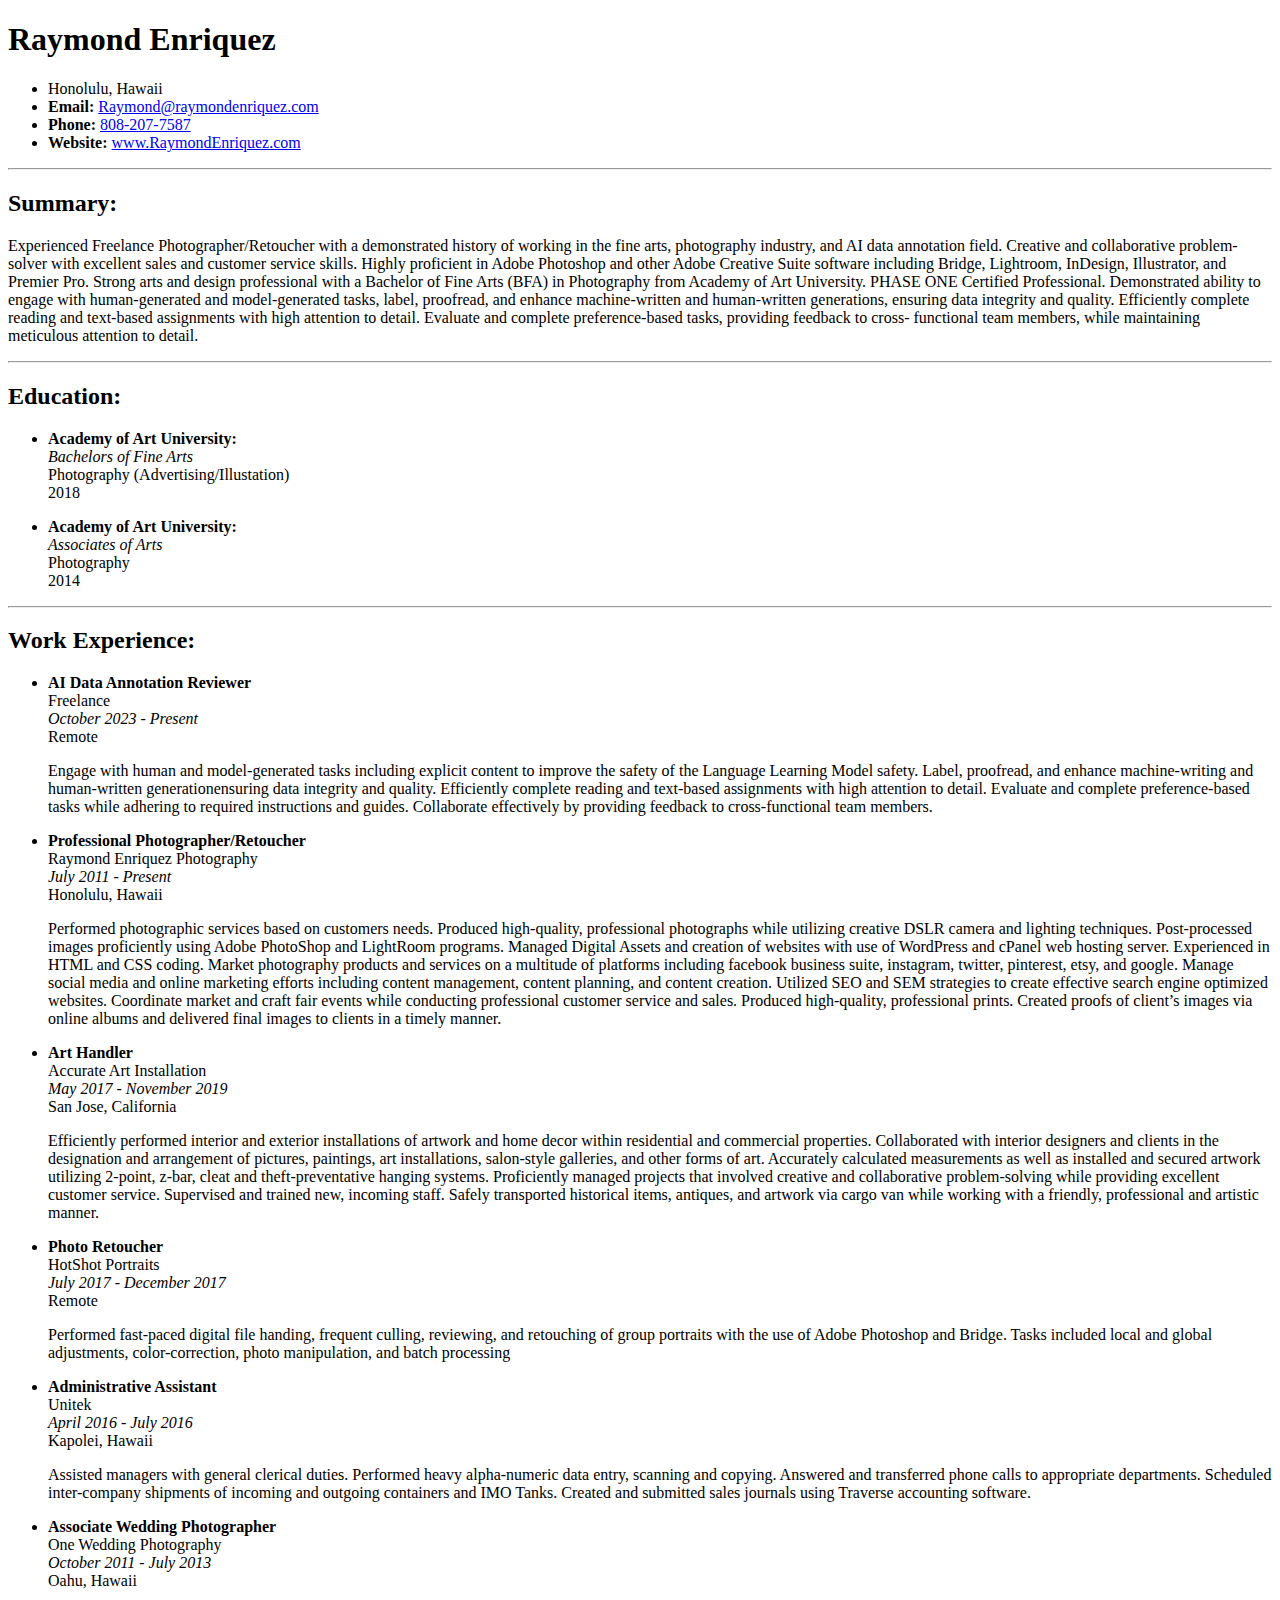
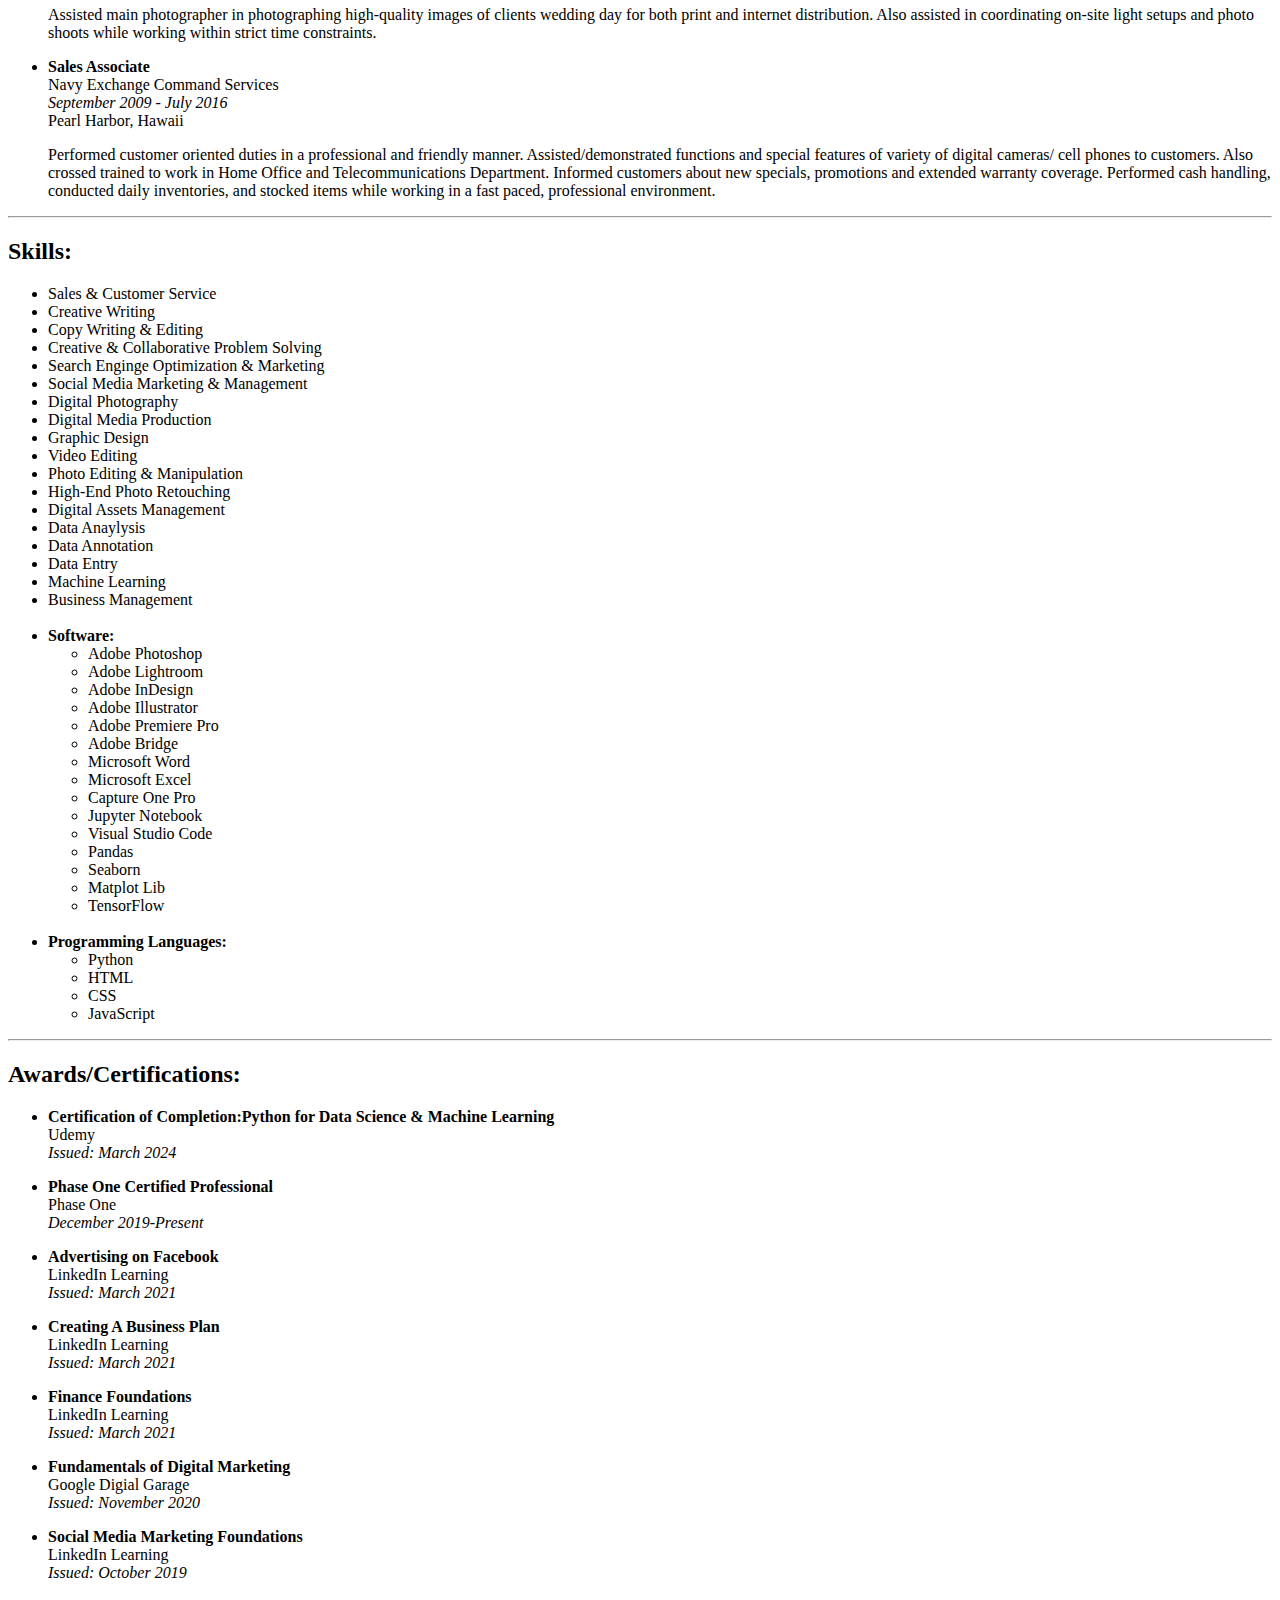
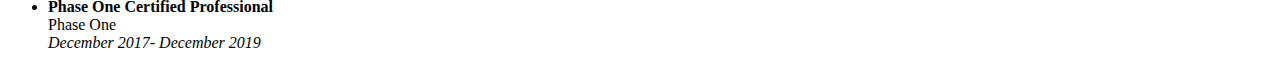
<file: capstone-1.html>
<!DOCTYPE html>
<html lang="en">
<head>
    <meta charset="UTF-8">
    <meta name="viewport" content="width=device-width, initial-scale=1.0">
    <title>Resume</title>
</head>
<body>
<h1>Raymond Enriquez</h1>
<ul>
    <li>Honolulu, Hawaii</li>
    <li><b>Email: </b><a href="mailto:raymond@raymondenriquez.com">Raymond@raymondenriquez.com</b></a></li>
        <li><b>Phone: </b><a href="tel:+18082077587">808-207-7587</a></li>
            <li><b>Website: </b><a href="https://www.raymondenriquez.com"> www.RaymondEnriquez.com </a></li>
</ul>
<hr/>
<h2>Summary:</h2>
<p>Experienced Freelance Photographer/Retoucher with a demonstrated history of working in the fine arts,
    photography industry, and AI data annotation field. Creative and collaborative problem-solver with
    excellent sales and customer service skills. Highly proficient in Adobe Photoshop and other Adobe
    Creative Suite software including Bridge, Lightroom, InDesign, Illustrator, and Premier Pro. Strong arts
    and design professional with a Bachelor of Fine Arts (BFA) in Photography from Academy of Art
    University. PHASE ONE Certified Professional. Demonstrated ability to engage with human-generated
    and model-generated tasks, label, proofread, and enhance machine-written and human-written
    generations, ensuring data integrity and quality. Efficiently complete reading and text-based assignments
    with high attention to detail. Evaluate and complete preference-based tasks, providing feedback to cross-
    functional team members, while maintaining meticulous attention to detail.</p>
    <hr/>
<h2>Education:</h2>
<ul>
    <li><b>Academy of Art University:</b></li>
    <i>Bachelors of Fine Arts</i>
    <br> Photography (Advertising/Illustation)
    <br/>2018
</ul>
<ul>
    <li><b>Academy of Art University:</b></li>
    <i>Associates of Arts</i>
    <br>Photography
    <br/>2014
</ul>
<hr/>
<h2>Work Experience:</h2>
<ul>
    <li><b>AI Data Annotation Reviewer</b></li>
    Freelance
    <br><i>October 2023 - Present</i>
    <br>Remote
    <br><p>Engage with human and model-generated tasks including explicit content to improve the safety of the Language Learning Model safety. Label, proofread, and enhance machine-writing and human-written generationensuring data integrity and quality. Efficiently complete reading and text-based assignments with high attention to detail. Evaluate and complete preference-based tasks while adhering to required instructions and guides. Collaborate effectively by providing feedback to cross-functional team members.</p>
    
    <li><b>Professional Photographer/Retoucher</b></li>
    Raymond Enriquez Photography
    <br><i>July 2011 - Present</i>
    <br>Honolulu, Hawaii
    <br><p>Performed photographic services based on customers needs. Produced high-quality, professional photographs while utilizing creative DSLR camera and lighting techniques. Post-processed images proficiently using Adobe PhotoShop and LightRoom programs. Managed Digital Assets and creation of websites with use of WordPress and cPanel web hosting server. Experienced in HTML and CSS coding. Market photography products and services on a multitude of platforms including facebook business suite, instagram, twitter, pinterest, etsy, and google. Manage social media and online marketing efforts including content management, content planning, and content creation. Utilized SEO and SEM strategies to create effective search engine optimized websites. Coordinate market and craft fair events while conducting professional customer service and sales. Produced high-quality, professional prints. Created proofs of client’s images via online albums and delivered final images to clients in a timely manner.</p>

    <li><b>Art Handler</b></li>
    Accurate Art Installation
    <br><i>May 2017 - November 2019</i>
    <br>San Jose, California
    <br><p>Efficiently performed interior and exterior installations of artwork and home decor within residential and commercial properties. Collaborated with interior designers and clients in the designation and arrangement of pictures, paintings, art installations, salon-style galleries, and other forms of art. Accurately calculated measurements as well as installed and secured artwork utilizing 2-point, z-bar, cleat and theft-preventative hanging systems. Proficiently managed projects that involved creative and collaborative problem-solving while providing excellent customer service. Supervised and trained new, incoming staff. Safely transported historical items, antiques, and artwork via cargo van while working with a friendly, professional and artistic manner.</p>

    <li><b>Photo Retoucher</b></li>
    HotShot Portraits
    <br><i>July 2017 - December 2017</i>
    <br>Remote
    <br><p>Performed fast-paced digital file handing, frequent culling, reviewing, and retouching of group portraits with the use of Adobe Photoshop and Bridge. Tasks included local and global adjustments, color-correction, photo manipulation, and batch processing</p>

    <li><b>Administrative Assistant</b></li>
    Unitek
    <br><i>April 2016 - July 2016</i>
    <br>Kapolei, Hawaii
    <br><p>Assisted managers with general clerical duties. Performed heavy alpha-numeric data entry, scanning and copying. Answered and transferred phone calls to appropriate departments. Scheduled inter-company shipments of incoming and outgoing containers and IMO Tanks. Created and submitted sales journals using Traverse accounting software.</p>

    <li><b>Associate Wedding Photographer</b></li>
    One Wedding Photography
    <br><i>October 2011 - July 2013</i>
    <br>Oahu, Hawaii
    <br><p>Assisted main photographer in photographing high-quality images of clients wedding day for both print and internet distribution. Also assisted in coordinating on-site light setups and photo shoots while working within strict time constraints. </p>

    <li><b>Sales Associate</b></li>
    Navy Exchange Command Services
    <br><i>September 2009 - July 2016</i>
    <br>Pearl Harbor, Hawaii
    <br><p>Performed customer oriented duties in a professional and friendly manner. Assisted/demonstrated functions and special features of variety of digital cameras/ cell phones to customers. Also crossed trained to work in Home Office and Telecommunications Department. Informed customers about new specials, promotions and extended warranty coverage. Performed cash handling, conducted daily inventories, and stocked items while working in a fast paced, professional environment.</p>

</ul>
<hr/>
<h2>Skills:</h2>
<ul>
    <li>Sales & Customer Service</li>
    <li>Creative Writing</li>
    <li>Copy Writing & Editing</li>
    <li>Creative & Collaborative Problem Solving</li>
    <li>Search Enginge Optimization & Marketing</li>
    <li>Social Media Marketing & Management</li>
    <li>Digital Photography</li>
    <li>Digital Media Production</li>
    <li>Graphic Design</li>
    <li>Video Editing</li>
    <li>Photo Editing & Manipulation</li>
    <li>High-End Photo Retouching</li>
    <li>Digital Assets Management</li>
    <li>Data Anaylysis</li>
    <li>Data Annotation</li>
    <li>Data Entry</li>
    <li>Machine Learning</li>
    <li>Business Management</li>
    <br/>
        <li><b>Software:</b></li>
        <ul><li>Adobe Photoshop</li>
        <li>Adobe Lightroom</li>
        <li>Adobe InDesign</li>
        <li>Adobe Illustrator</li>
        <li>Adobe Premiere Pro</li>
        <li>Adobe Bridge</li>
        <li>Microsoft Word</li>
        <li>Microsoft Excel</li>
        <li>Capture One Pro</li>
        <li>Jupyter Notebook</li>
        <li>Visual Studio Code</li>
        <li>Pandas</li>
        <li>Seaborn</li>
        <li>Matplot Lib</li>
        <li>TensorFlow</li>
        <br/></ul>
            <li><b>Programming Languages:</b></li>
            <ul>
                <li>Python</li>
                <li>HTML</li>
                <li>CSS</li>
                <li>JavaScript</li>
    </ul>
</ul>
<hr/>
<h2>Awards/Certifications:</h2>
<ul>
    <li><b>Certification of Completion:Python for Data Science & Machine Learning</li></b>
    Udemy
    <br><i>Issued: March 2024</i>
</ul>
<ul>
    <li><b>Phase One Certified Professional</li></b>
    Phase One
    <br><i>December 2019-Present</i>
    
</ul>
<ul>
    <li><b>Advertising on Facebook</li></b>
    LinkedIn Learning
    <br><i>Issued: March 2021</i>
</ul>
<ul>
    <li><b>Creating A Business Plan</li></b>
    LinkedIn Learning
    <br><i>Issued: March 2021</i>
</ul>
<ul>
    <li><b>Finance Foundations</li></b>
    LinkedIn Learning
    <br><i>Issued: March 2021</i>
</ul>
<ul>
    <li><b>Fundamentals of Digital Marketing</li></b>
    Google Digial Garage
    <br><i>Issued: November 2020</i>
</ul>
<ul>
    <li><b>Social Media Marketing Foundations</li></b>
    LinkedIn Learning
    <br><i>Issued: October 2019</i>
</ul>
<ul>
    <li><b>Phase One Certified Professional</li></b>
    Phase One
    <br><i>December 2017- December 2019</i>
    
</ul>
</body>
</html>
</file>
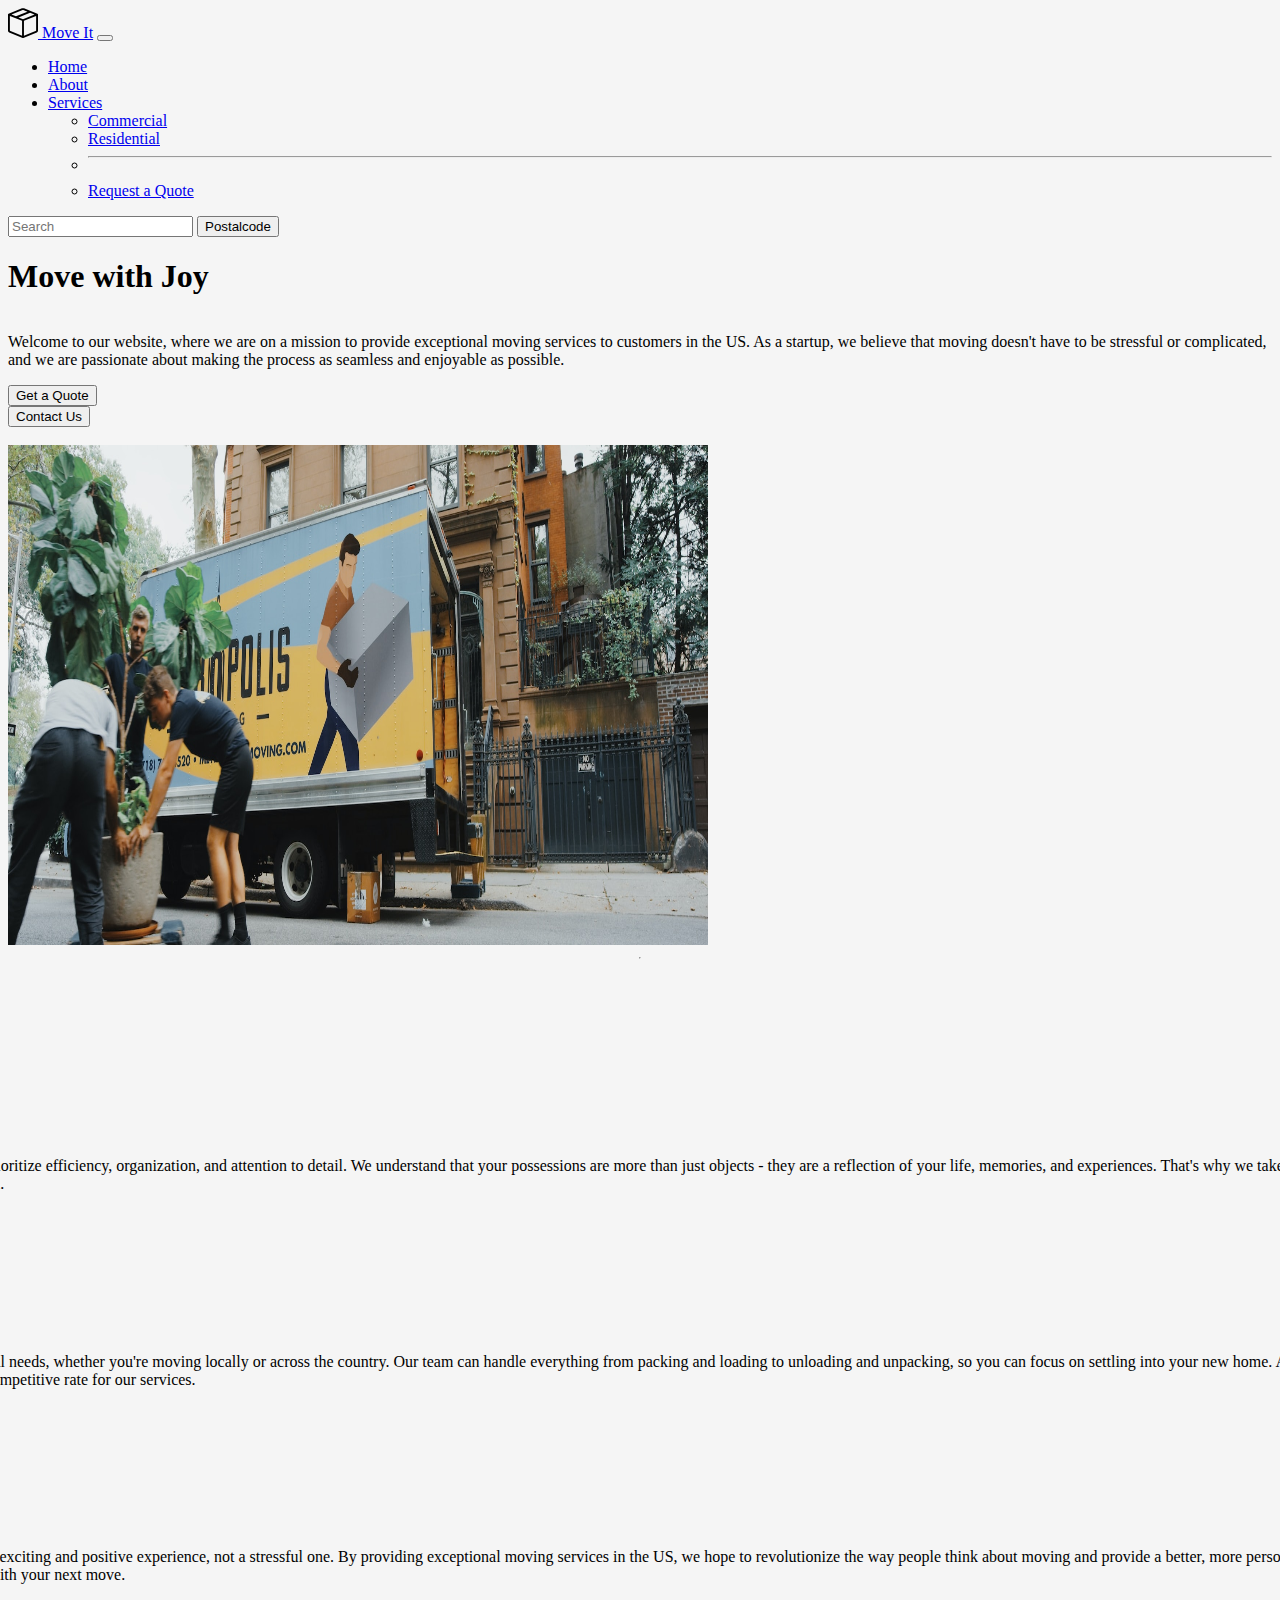
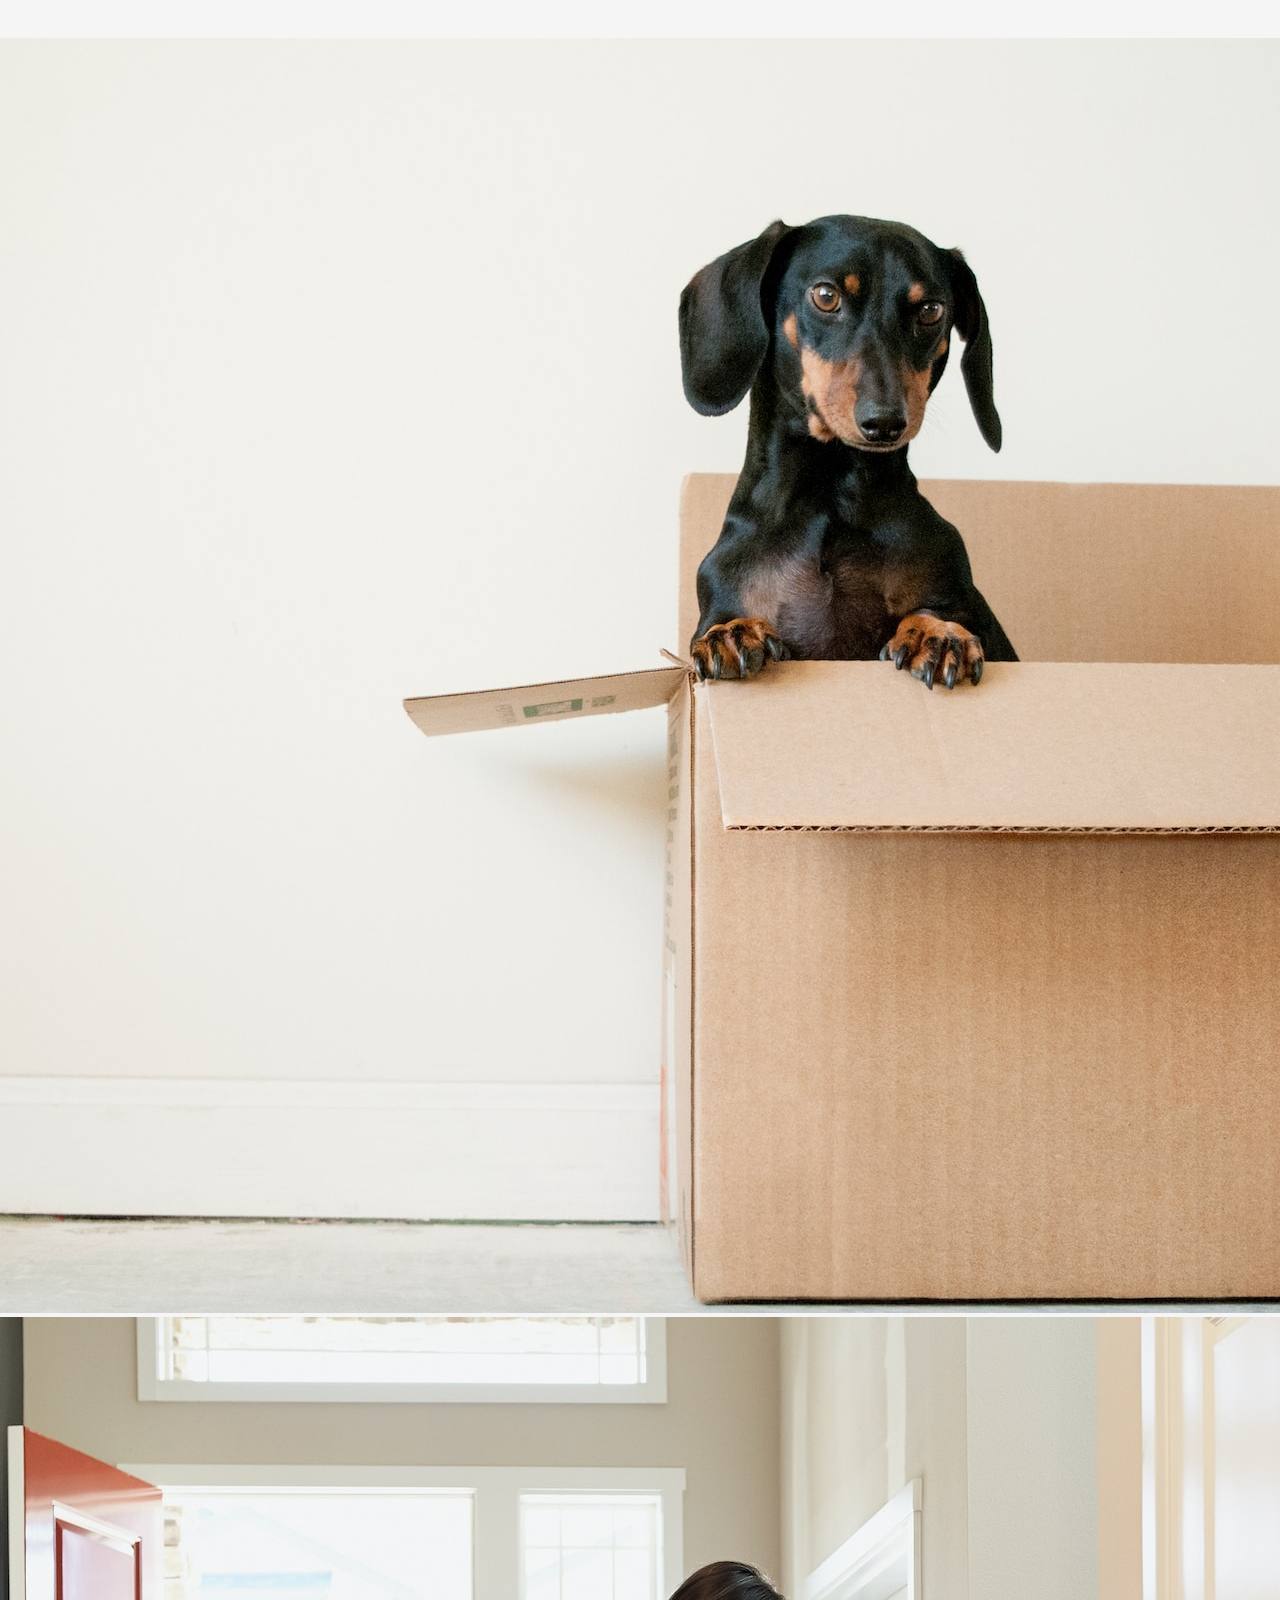
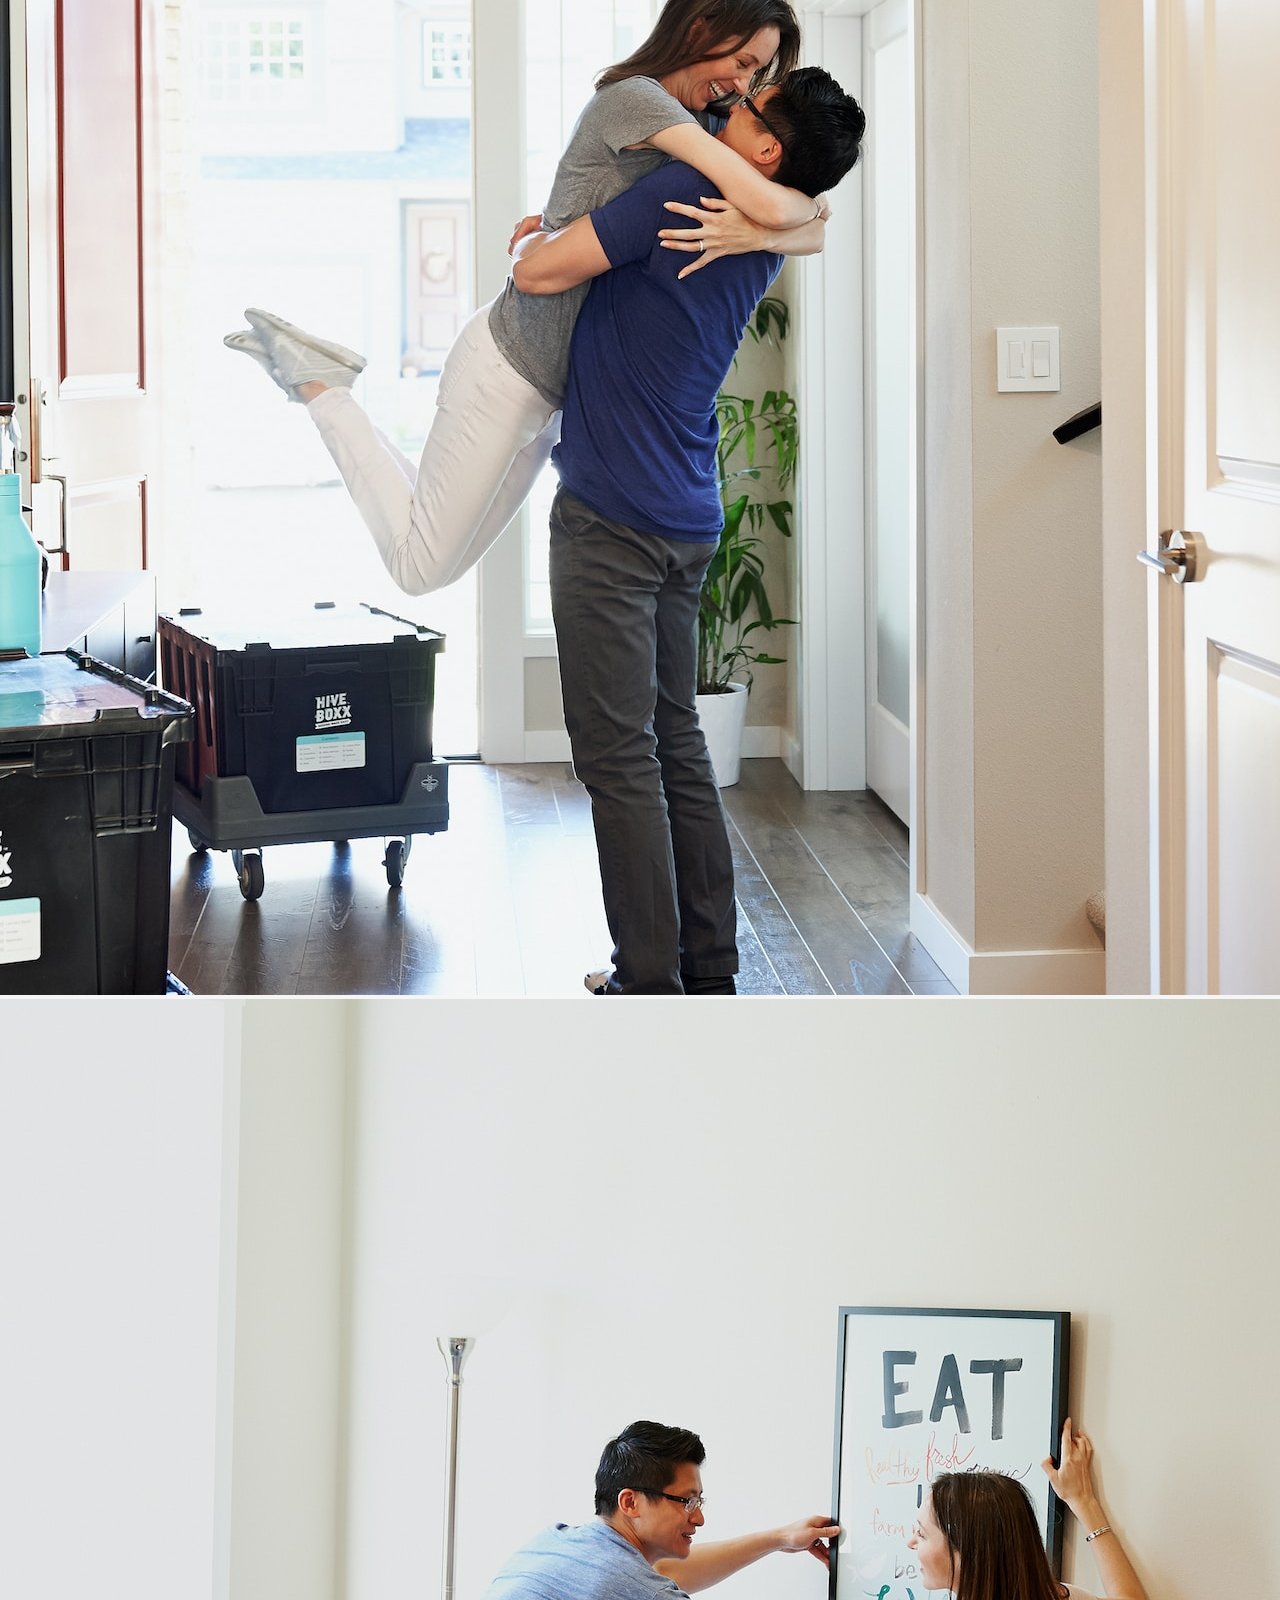
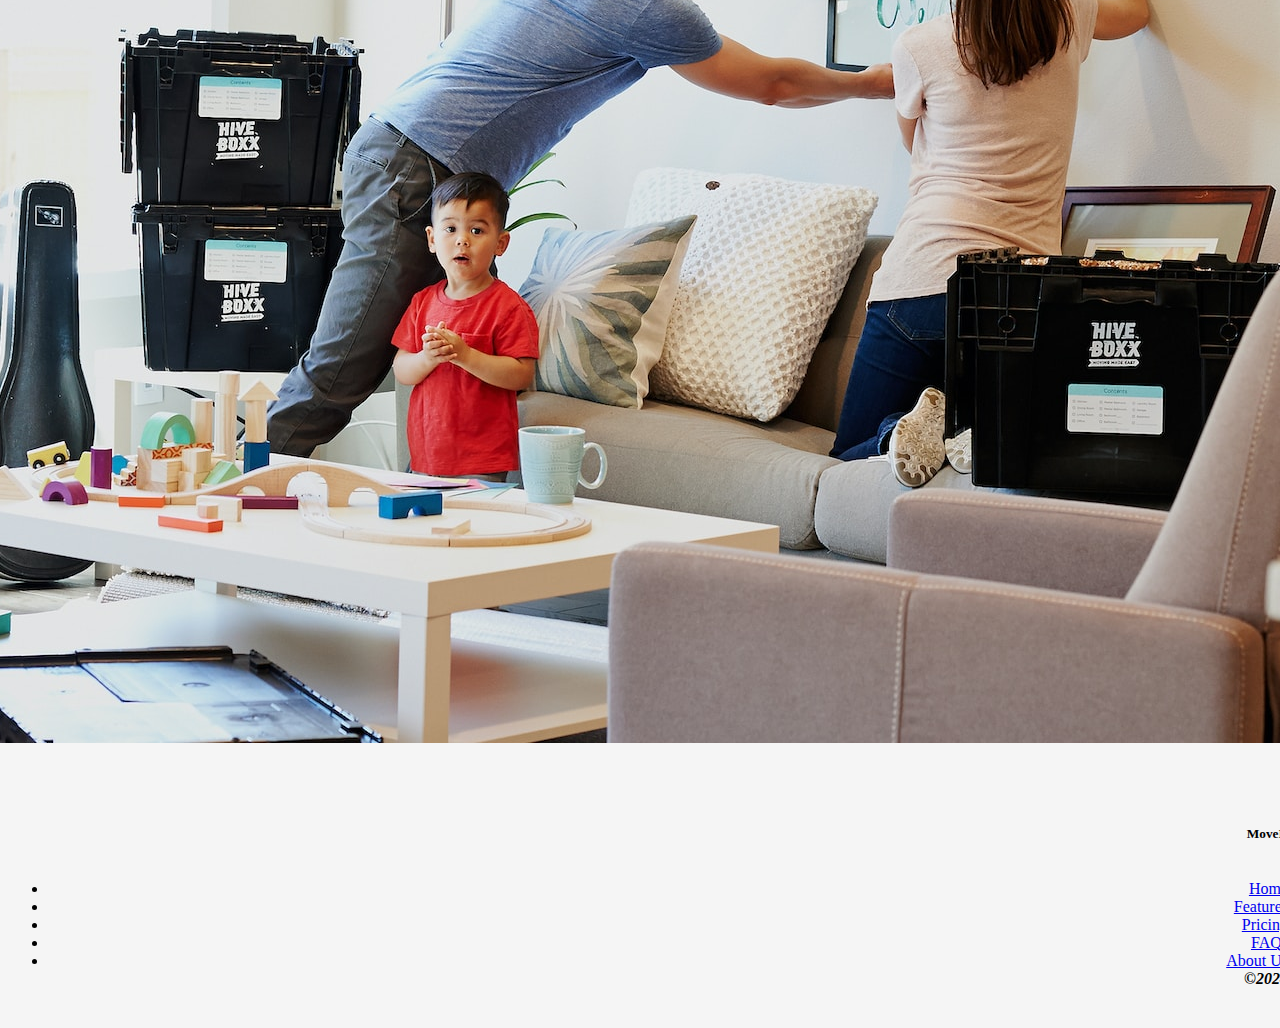
<file: move-it.html>
<!DOCTYPE html>
<html lang="en">

<head>
  <meta charset="UTF-8">
  <meta name="viewport" content="width=device-width, initial-scale=1.0">
  <title>Move It Co.</title>
  <link href="https://cdn.jsdelivr.net/npm/bootstrap@5.3.0-alpha2/dist/css/bootstrap.min.css" rel="stylesheet"
    integrity="sha384-aFq/bzH65dt+w6FI2ooMVUpc+21e0SRygnTpmBvdBgSdnuTN7QbdgL+OapgHtvPp" crossorigin="anonymous">
    
    <nav class="navbar navbar-expand-lg bg-body-tertiary">
      <div class="container-fluid">
        <a class="navbar-brand" href="#"><img src="./box-seam.svg" height="30"> Move It</a>
        <button class="navbar-toggler" type="button" data-bs-toggle="collapse" data-bs-target="#navbarSupportedContent" aria-controls="navbarSupportedContent" aria-expanded="false" aria-label="Toggle navigation">
          <span class="navbar-toggler-icon"></span>
        </button>

        <div class="collapse navbar-collapse" id="navbarSupportedContent">
          <ul class="navbar-nav me-auto mb-2 mb-lg-0">
            <li class="nav-item">
              <a class="nav-link active" aria-current="page" href="#">Home</a>
            </li>
            <li class="nav-item">
              <a class="nav-link" href="#">About</a>
            </li>
            <li class="nav-item dropdown">
              <a class="nav-link dropdown-toggle" href="#" role="button" data-bs-toggle="dropdown" aria-expanded="false">
                Services
              </a>
              <ul class="dropdown-menu">
                <li><a class="dropdown-item" href="#">Commercial</a></li>
                <li><a class="dropdown-item" href="#">Residential</a></li>
                <li><hr class="dropdown-divider"></li>
                <li><a class="dropdown-item" href="#">Request a Quote</a></li>
              </ul>
            </li>
  
          </ul>
          <form class="d-flex" role="search">
            <input class="form-control me-2" type="search" placeholder="Search" aria-label="Search">
            <button class="btn btn-outline-primary" type="submit">Postalcode</button>
          </form>
        </div>
      </div>
    </nav>
  <style>
  
  body {
    background-color:whitesmoke
  }

  body > img {
    display:grid;
    grid-template-columns: 1;
    grid-template-rows: 1;
    border-radius:2rem;
    width:80vh;
  }
  
    .px-4{
      display:grid;
      justify-content:center;
      flex-wrap:wrap;
    }

    .feature-icon {
    width: 4rem;
    height: 4rem;
    border-radius: 0.75rem;
}

.icon-link{
  font-weight:bold;
}

.col.mb-3 {
  text-align:right;
  display:grid;
  width:100vw;
}

  </style>
</head>

<body>
  
  <div class="px-4 py-5 my-5 text-center">
    <h1 class="display-5 fw-bold text-body-emphasis">Move with Joy</h1>
    <div class="col-lg-6 mx-auto">
      <p class="lead mb-4">Welcome to our website, where we are on a mission to provide exceptional moving services to customers in the US. As a startup, we believe that moving doesn't have to be stressful or complicated, and we are passionate about making the process as seamless and enjoyable as possible.
      </p>
      <div class="d-grid gap-2 d-sm-flex justify-content-sm-center">
        <button type="button" class="btn btn-primary btn-lg px-4 gap-3">Get a Quote</button>
        <button type="button" class="btn btn-outline-secondary btn-lg px-4">Contact Us</button>
      </div>
    </div>
    <br>
      <div class="container px-5">
        <img src="./moving-van.jpg" class="img-fluid border rounded-3 shadow-lg mb-4" alt="Example image" width="700"
          height="500" loading="lazy">
      </div>
       <hr/>
    </div>
    
  </div>
  <div class="container px-4 py-5" id="featured-3">
    
    <h2 class="pb-2 border-bottom">Why Move With Us?</h2>
    <div class="row g-4 py-5 row-cols-1 row-cols-lg-3">
      <div class="feature col">
        <div class="feature-icon d-inline-flex align-items-center justify-content-center text-bg-primary bg-gradient fs-2 mb-3">
          <img src= "./briefcase.svg" height="30">
        </div>
        <h3 class="fs-2 text-body-emphasis">Professional</h3>
        <p>Our team of professional movers are trained to prioritize efficiency, organization, and attention to detail. We understand that your possessions are more than just objects - they are a reflection of your life, memories, and experiences. That's why we take extra care to ensure that everything is packed and transported with the utmost care and attention.</p>
        <a href="#" class="icon-link">
          Get a Quote
          <img src="./chevron-right.svg">
        </a>
      </div>
      <div class="feature col">
        <div class="feature-icon d-inline-flex align-items-center justify-content-center text-bg-primary bg-gradient fs-2 mb-3">
          <img src= "./bus-front.svg" height="30">
        </div>
        <h3 class="fs-2 text-body-emphasis">Countrywide</h3>
        <p>We offer a range of services to suit your individual needs, whether you're moving locally or across the country. Our team can handle everything from packing and loading to unloading and unpacking, so you can focus on settling into your new home. And with our transparent pricing and no hidden fees, you can trust that you're getting a fair and competitive rate for our services.
        </p>
        <a href="#" class="icon-link">
          Get a Quote
          <img src="./chevron-right.svg">
        </a>
      </div>
      <div class="feature col">
        <div class="feature-icon d-inline-flex align-items-center justify-content-center text-bg-primary bg-gradient fs-2 mb-3">
          <img src= "./chat-square-heart.svg" height="30">
        </div>
        <h3 class="fs-2 text-body-emphasis">Personal Touch</h3>
        <p>At our core, we believe that moving should be an exciting and positive experience, not a stressful one. By providing exceptional moving services in the US, we hope to revolutionize the way people think about moving and provide a better, more personalized experience for our customers. Contact us today to learn more about how we can help you with your next move.
        </p>
        <a href="#" class="icon-link">
          Get a Quote
          <img src="./chevron-right.svg">
        </a>
        
      </div>
    </div>
    <div id="carouselExampleIndicators" class="carousel slide">
      <div class="carousel-indicators">
        <button type="button" data-bs-target="#carouselExampleIndicators" data-bs-slide-to="0" class="active" aria-current="true" aria-label="Slide 1"></button>
        <button type="button" data-bs-target="#carouselExampleIndicators" data-bs-slide-to="1" aria-label="Slide 2"></button>
        <button type="button" data-bs-target="#carouselExampleIndicators" data-bs-slide-to="2" aria-label="Slide 3"></button>
      </div>
      <div class="carousel-inner">
        <div class="carousel-item active">
          <img src="./dog.jpg" class="d-block w-100" alt="Couple hanging picture on the wall">
        </div>
        <div class="carousel-item">
          <img src="./couple.jpg" class="d-block w-100" alt="Male and Female hugging">
        </div>
        <div class="carousel-item">
          <img src="./family.jpg" class="d-block w-100" alt="Dog in a Moving Box">
        </div>
      </div>
      <button class="carousel-control-prev" type="button" data-bs-target="#carouselExampleIndicators" data-bs-slide="prev">
        <span class="carousel-control-prev-icon" aria-hidden="true"></span>
        <span class="visually-hidden">Previous</span>
      </button>
      <button class="carousel-control-next" type="button" data-bs-target="#carouselExampleIndicators" data-bs-slide="next">
        <span class="carousel-control-next-icon" aria-hidden="true"></span>
        <span class="visually-hidden">Next</span>
      </button>
    </div></div>
  </div>

  <script src="https://cdn.jsdelivr.net/npm/bootstrap@5.3.3/dist/js/bootstrap.bundle.min.js" integrity="sha384-YvpcrYf0tY3lHB60NNkmXc5s9fDVZLESaAA55NDzOxhy9GkcIdslK1eN7N6jIeHz" crossorigin="anonymous"></script>
</body>

<footer>
  <div class="container">
    <footer class="row row-cols-1 row-cols-sm-2 row-cols-md-5 py-5 my-5 border-top">
      <div class="col mb-3">
        <a href="/" class="d-flex align-items-center mb-3 link-body-emphasis text-decoration-none">
          <svg class="bi me-2" width="40" height="32"><use xlink:href="#bootstrap"></use></svg>
        </a>
      </div>
      <div class="col mb-3">
        <h5>MoveIt</h5>
        <ul class="nav flex-column">
          <li class="nav-item mb-2"><a href="#" class="nav-link p-0 text-body-secondary">Home</a></li>
          <li class="nav-item mb-2"><a href="#" class="nav-link p-0 text-body-secondary">Features</a></li>
          <li class="nav-item mb-2"><a href="#" class="nav-link p-0 text-body-secondary">Pricing</a></li>
          <li class="nav-item mb-2"><a href="#" class="nav-link p-0 text-body-secondary">FAQs</a></li>
          <li class="nav-item mb-2"><a href="#" class="nav-link p-0 text-body-secondary">About Us</a></li>
          <pd><b><i>©2024</i></b></p>
        </ul>
      </div>
    </footer>
  </div>
</footer>
</html>
</file>
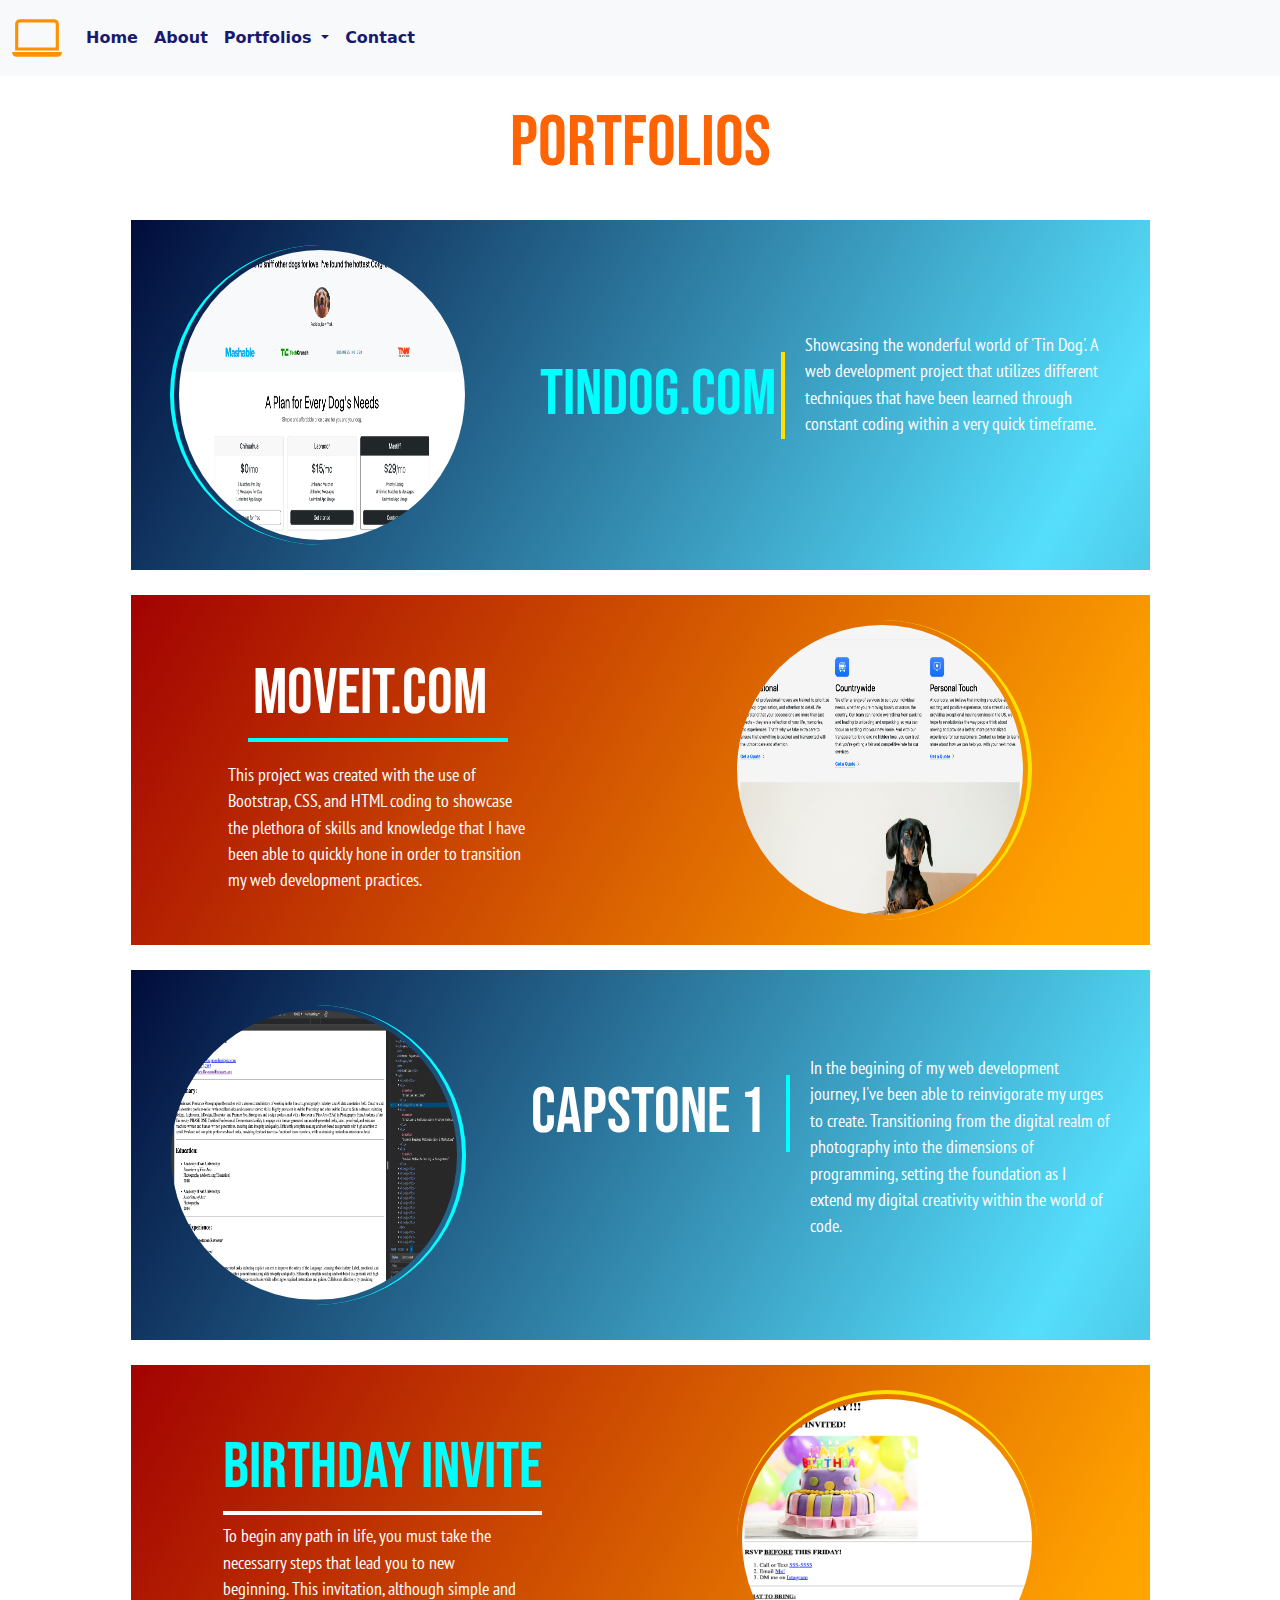
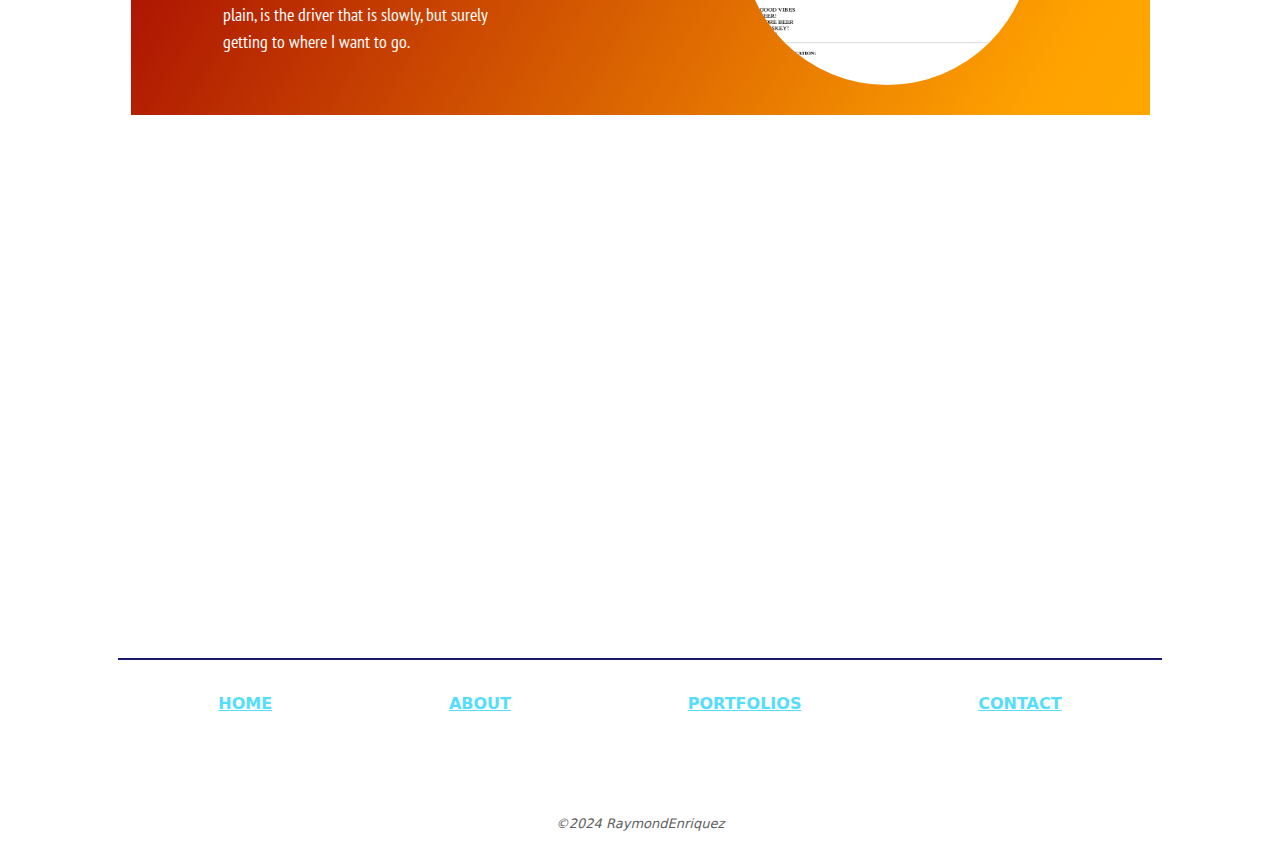
<file: portfolios.html>
<!DOCTYPE html>
<html lang="en">
<head>
    <meta charset="UTF-8">
    <meta name="viewport" content="width=device-width, initial-scale=1.0">
    <title>Raymond's Captstone Project 2</title>
<link rel="stylesheet" href="style.css"/>
<link href="https://cdn.jsdelivr.net/npm/bootstrap@5.3.3/dist/css/bootstrap.min.css" rel="stylesheet" integrity="sha384-QWTKZyjpPEjISv5WaRU9OFeRpok6YctnYmDr5pNlyT2bRjXh0JMhjY6hW+ALEwIH" crossorigin="anonymous">
<link rel="preconnect" href="https://fonts.googleapis.com">
<link rel="preconnect" href="https://fonts.gstatic.com" crossorigin>
<link href="https://fonts.googleapis.com/css2?family=Alumni+Sans+Pinstripe:ital@0;1&display=swap" rel="stylesheet">
<link rel="preconnect" href="https://fonts.googleapis.com">
<link rel="preconnect" href="https://fonts.gstatic.com" crossorigin>
<link href="https://fonts.googleapis.com/css2?family=Inria+Serif:ital,wght@0,300;0,400;0,700;1,300;1,400;1,700&display=swap" rel="stylesheet">
<link rel="preconnect" href="https://fonts.gstatic.com" crossorigin>
<link href="https://fonts.googleapis.com/css2?family=Inria+Serif:ital,wght@0,300;0,400;0,700;1,300;1,400;1,700&family=PT+Sans+Narrow:wght@400;700&display=swap" rel="stylesheet">
<link rel="preconnect" href="https://fonts.googleapis.com">
<link rel="preconnect" href="https://fonts.gstatic.com" crossorigin>
<link href="https://fonts.googleapis.com/css2?family=Bebas+Neue&display=swap" rel="stylesheet">


<div class="head-container" >
    <nav class="navbar navbar-expand-lg bg-body-tertiary">
        <div class="container-fluid">
          <a class="navbar-brand" href="#"><svg xmlns="http://www.w3.org/2000/svg" width="50" height="50" fill="rgb(255, 145, 0)" class="bi bi-laptop" viewBox="0 0 16 16">
            <path d="M13.5 3a.5.5 0 0 1 .5.5V11H2V3.5a.5.5 0 0 1 .5-.5zm-11-1A1.5 1.5 0 0 0 1 3.5V12h14V3.5A1.5 1.5 0 0 0 13.5 2zM0 12.5h16a1.5 1.5 0 0 1-1.5 1.5h-13A1.5 1.5 0 0 1 0 12.5"/>
          </svg> </a>
          <button class="navbar-toggler" type="button" data-bs-toggle="collapse" data-bs-target="#navbarSupportedContent" aria-controls="navbarSupportedContent" aria-expanded="false" aria-label="Toggle navigation">
            <span class="navbar-toggler-icon"></span>
          </button>
  
          <div class="collapse navbar-collapse" id="navbarSupportedContent">
            <ul class="navbar-nav me-auto mb-2 mb-lg-0">
              <li class="nav-item">
                <a class="nav-link active" aria-current="page" href="./index.html" style="color:midnightblue;font-weight:700;">Home</a>
              </li>
              <li class="nav-item">
                <a class="nav-link" href="#" style="color:midnightblue;font-weight:700;" href="./about.html">About</a>
              </li>
              <li class="nav-item dropdown" style="color:midnightblue;font-weight:700;">
                <a class="nav-link dropdown-toggle" href="./portfolios.html" role="button" data-bs-toggle="dropdown" aria-expanded="false" style="color:midnightblue;font-weight:700;">
                  Portfolios
                </a>
                
                <ul class="dropdown-menu">
                  <li><a class="dropdown-item" href="./portfolios.html" target="_blank" style="color:midnightblue;font-weight:700;">All Portfolios</a></li>
                  <li><a class="dropdown-item" href="./capstone-1.html" target="_blank" style="color:midnightblue;font-weight:700;">Capstone Project 1</a></li>
                  <li><a class="dropdown-item" href="./tin-dog.html" target="_blank" style="color:midnightblue;font-weight:700;">TinDog.com</a></li>
                  <li><a class="dropdown-item" href="./move-it.html" target="_blank" style="color:midnightblue;font-weight:700;">MoveIt.com</a></li>
                  <li><hr class="dropdown-divider"></li>
                  <li><a class="dropdown-item" href="mailto:raymond@raymondenriquez.com" style="color:midnightblue;font-weight:700;">Request a Quote</a></li>
                
                </ul>
              </li>
                <li class="nav-item">
                <a class="nav-link active" aria-current="page" href="mailto:raymond@raymondenriquez.com" style="color:midnightblue;font-weight:700;">Contact</a>
              </li>
            </ul>
          </div>
        </div>
      </nav>
</head>
<body>

<div class="container col-xl-12 col-lg-12 col-md-12">
    <div class= "port-content container colxl-12 col-lg-12 col-md-12 col-sm-12 col-xs-12 ">
        <div class="port-fc container col-sm-12 col-md-8 col-xs-12 col-lg-12">
            <span><div id="port-title">
                <h1>Portfolios</h1></span>
                </div>
            <div class="container portfolios">
            
                
                <div class="port1">
                  <a href="./tin-dog.html" target= "_blank" style="text-decoration:none">
                    <div id="p1" class="gradient-background">
                        <img id=port1-img src="./TinDog2.png" width="100"/>
                        <div id="p1-text">
                        <h2 id="p1h3">TiNDOG.com</h2>
                        <p class="p-text">Showcasing the wonderful world of 'Tin Dog'. A web development project that utilizes different techniques that have been learned through constant coding within a very quick timeframe. </p> 
                    </div>
                </div>
            </div></a>

            <div class="port2">
              <a href="./move-it.html" target="_blank" style="text-decoration:none">
                <div id="p2" class="gradient-background3">
                    <div id="p2-text">
                    <h2 id="p2h3">MOVeit.com</h2>
                    <p class="p-text">This project was created with the use of Bootstrap, CSS, and HTML coding to showcase the plethora of skills and knowledge that I have been able to quickly hone in order to transition my web development practices.</p> 
                </div>
                <img id="port2-img" src="./MoveIt-port.png" 
                alt="Cicular image of dog below text set inside move.com portfolio website" 
                width="100">
            </div>
        </div></a>

        <div class="port3">
          <a href="./capstone-1.html" target="_blank" style="text-decoration:none">
            <div id="p3" class="gradient-background">
                <img id="port3-img" src="./capstone-project.png"  width="200"/>
                <div id="p3-text">
                <h2 id="p3h3">Capstone 1</h2>
                <p class="p-text">In the begining of my web development journey, I've been able to reinvigorate my urges to create. Transitioning from the digital realm of photography into the dimensions of programming, setting the foundation as I extend my digital creativity within the world of code.</p> 
            </div>
            </div>
    </div></a>
    
    <div class="port4">
      <a href="./bday-invite.html" target="_blank" style="text-decoration:none">
        <div id="p4" class="gradient-background3">
            <div id="p4-text">
                <h2 id="p4h3">Birthday Invite</h2>
                <p class="p-text">To begin any path in life, you must take the necessarry steps that lead you to new beginning. This invitation, although simple and plain,   is the driver that is slowly, but surely getting to where I want to go.  </p> 
                </div>
                <img id="port4-img" src="./birthday-project.png" width="200"/>   
            </div>
        </div>
    </div></a>
</div>
</div>


            

 <footer class="container col-xl-12 col-lg-12 col-md-12 col-sm-12 col-xs-12 mt-5">            <div class="footer-container container">
              <div class="container footer">
                <ul class="container foot-content" style="color:rgb(255, 145, 0);">
                  <li><a href="./index.html" style="color:#55defc;">Home</a></li>
                  <li><a href="./about.html" style="color:#55defc;">About</a></li>
                  <li><a href="./portfolios.html" style="color:#55defc;">Portfolios</a></li>
                  <li><a href="#contact-me" style="color:#55defc;">Contact</a></li>
                </ul>
                <p id="copyright" style="text-align:center; font-style:oblique; font-size:small; color:rgb(95, 95, 95);">©2024 RaymondEnriquez</p>
              </div>
            </div>
          </footer>
          
          <script src="https://cdn.jsdelivr.net/npm/bootstrap@5.3.3/dist/js/bootstrap.bundle.min.js" integrity="sha384-YvpcrYf0tY3lHB60NNkmXc5s9fDVZLESaAA55NDzOxhy9GkcIdslK1eN7N6jIeHz" crossorigin="anonymous"></script>
          </body>
          
          </html>
</file>
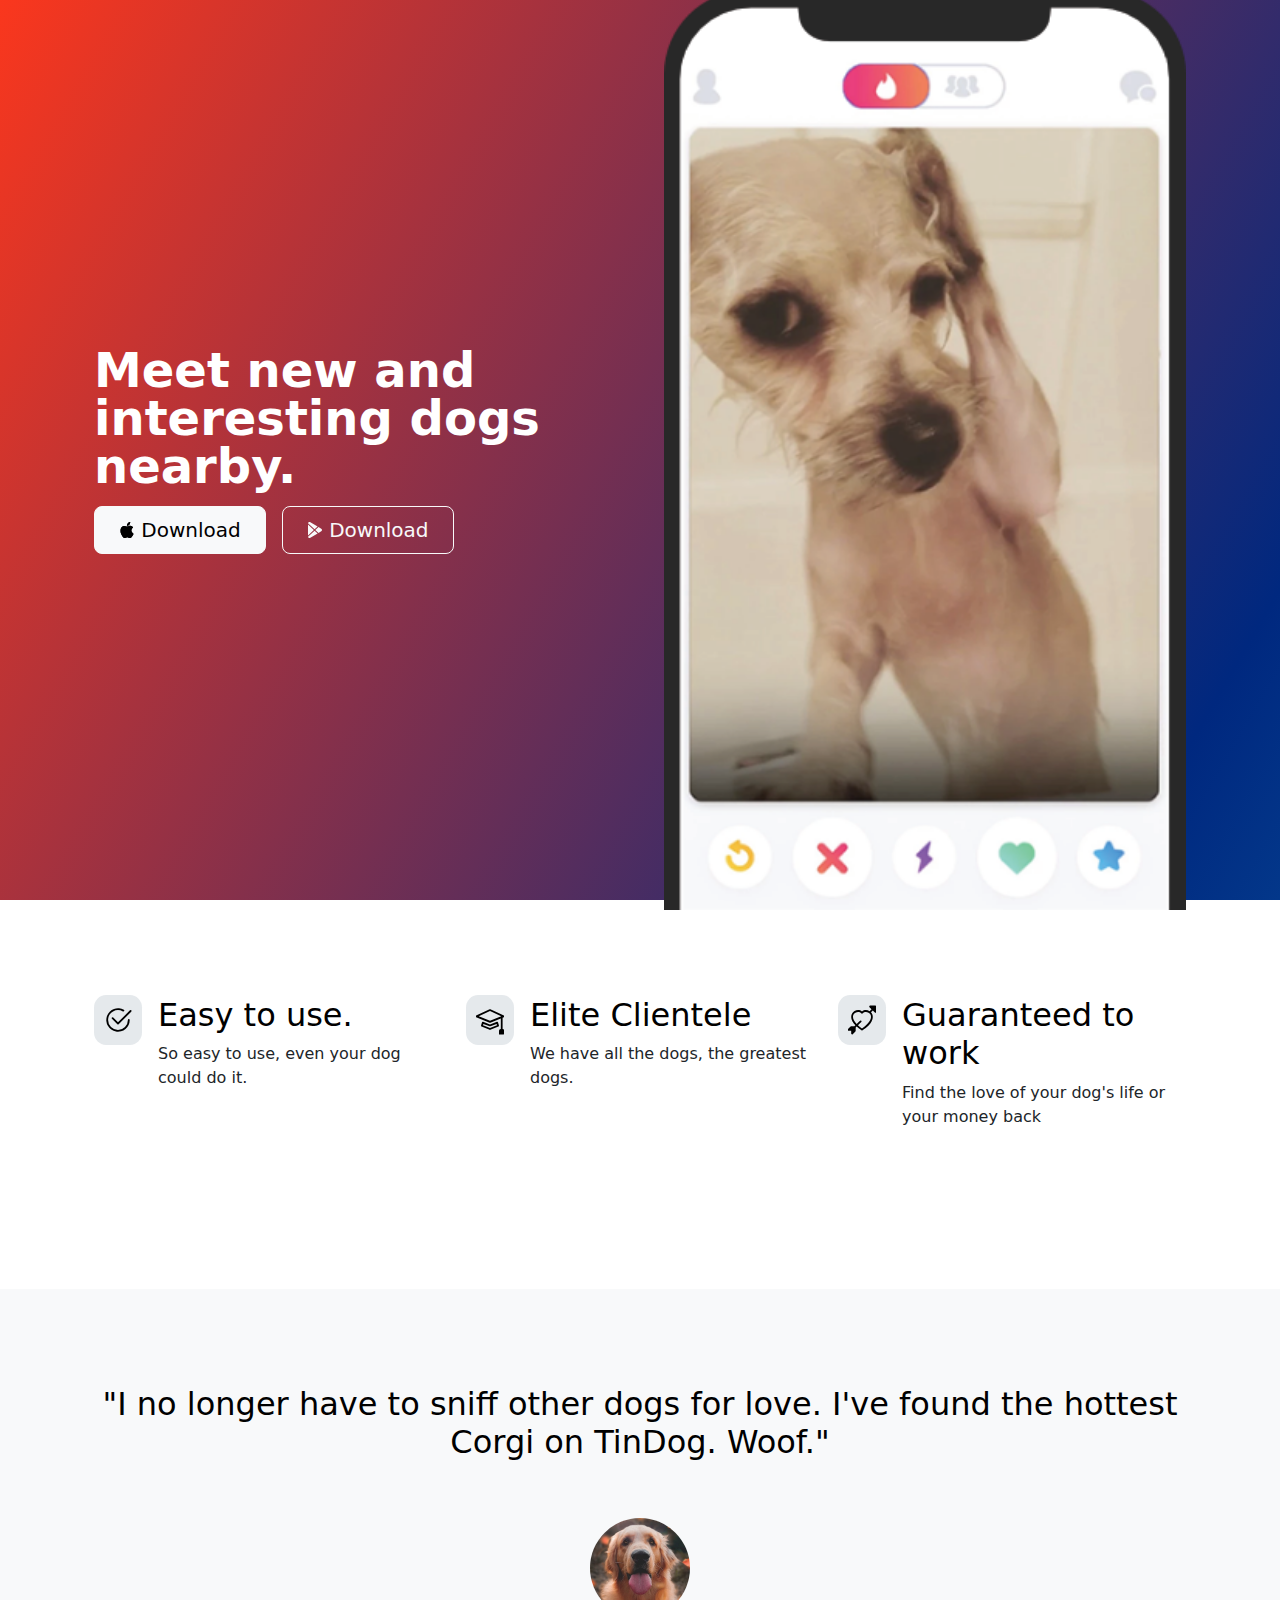
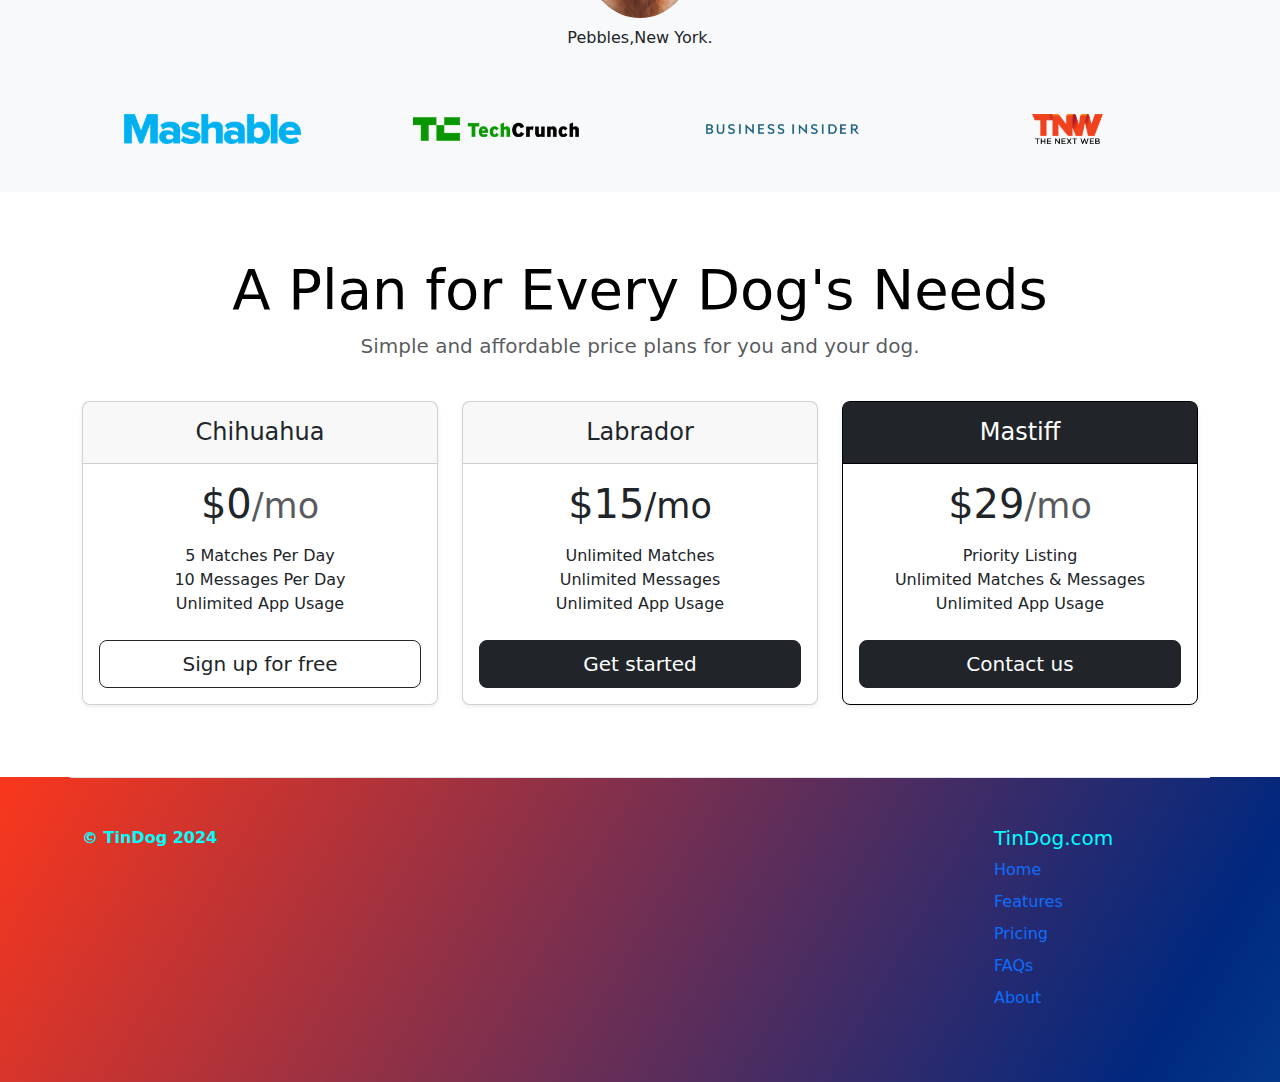
<file: tin-dog.html>
<!DOCTYPE html>
<html lang="en">

<head>
  <meta charset="UTF-8">
  <meta name="viewport" content="width=device-width, initial-scale=1.0">
  <title>Tin Dog Project</title>
  <link href="https://cdn.jsdelivr.net/npm/bootstrap@5.3.3/dist/css/bootstrap.min.css" rel="stylesheet" integrity="sha384-QWTKZyjpPEjISv5WaRU9OFeRpok6YctnYmDr5pNlyT2bRjXh0JMhjY6hW+ALEwIH" crossorigin="anonymous">
  <link rel="stylesheet" href="./tin-dog.css"/>
<style>
  .gradient-background {
  background: linear-gradient(300deg, #1bb1e3, #00287f, #fa371d);
  background-size: 180% 180%;
  animation: gradient-animation 18s ease infinite;
  }

  .circle-dog{
    width:100px;
    height:100px;
    border-radius:50%;

  }

  #title{
    display:flex;
    justify-content:center;
    align-items:center;
    height:100vh;
    padding-bottom:0%;


  }

  .bi-check2-circle,.bi-mortarboard,.bi-arrow-through-heart {
    background-color:rgba(119, 136, 153, 0.188);
    border-radius:25%;
    padding:20%;
  }


</style>


</head>

<body>
  <!-- Title -->
  <section id="title" class="gradient-background">

  <div class="container col-xxl-8 px-4 py-5">
    <div class="row flex-lg-row-reverse align-items-center g-5 py-5">
      <div class="col-10 col-sm-8 col-lg-6">
        <img src="./iphone.png" class="d-block mx-lg-auto img-fluid" alt="Bootstrap Themes" width="700" height="500" loading="lazy">
      </div>
      <div class="col-lg-6 ">
        <h1 class="display-5 fw-bold lh-1 mb-3"  style="color:white;">Meet new and interesting dogs nearby.</h1>

        <div class="d-grid gap-2 d-md-flex justify-content-md-start">
          <button type="button" class="btn btn-light btn-lg px-4 me-md-2"><svg xmlns="http://www.w3.org/2000/svg" width="16" height="16" fill="currentColor"
            class="bi bi-apple mb-1" viewBox="0 0 16 16">
            <path
            d="M11.182.008C11.148-.03 9.923.023 8.857 1.18c-1.066 1.156-.902 2.482-.878 2.516.024.034 1.52.087 2.475-1.258.955-1.345.762-2.391.728-2.43Zm3.314 11.733c-.048-.096-2.325-1.234-2.113-3.422.212-2.189 1.675-2.789 1.698-2.854.023-.065-.597-.79-1.254-1.157a3.692 3.692 0 0 0-1.563-.434c-.108-.003-.483-.095-1.254.116-.508.139-1.653.589-1.968.607-.316.018-1.256-.522-2.267-.665-.647-.125-1.333.131-1.824.328-.49.196-1.422.754-2.074 2.237-.652 1.482-.311 3.83-.067 4.56.244.729.625 1.924 1.273 2.796.576.984 1.34 1.667 1.659 1.899.319.232 1.219.386 1.843.067.502-.308 1.408-.485 1.766-.472.357.013 1.061.154 1.782.539.571.197 1.111.115 1.652-.105.541-.221 1.324-1.059 2.238-2.758.347-.79.505-1.217.473-1.282Z" />
            <path
            d="M11.182.008C11.148-.03 9.923.023 8.857 1.18c-1.066 1.156-.902 2.482-.878 2.516.024.034 1.52.087 2.475-1.258.955-1.345.762-2.391.728-2.43Zm3.314 11.733c-.048-.096-2.325-1.234-2.113-3.422.212-2.189 1.675-2.789 1.698-2.854.023-.065-.597-.79-1.254-1.157a3.692 3.692 0 0 0-1.563-.434c-.108-.003-.483-.095-1.254.116-.508.139-1.653.589-1.968.607-.316.018-1.256-.522-2.267-.665-.647-.125-1.333.131-1.824.328-.49.196-1.422.754-2.074 2.237-.652 1.482-.311 3.83-.067 4.56.244.729.625 1.924 1.273 2.796.576.984 1.34 1.667 1.659 1.899.319.232 1.219.386 1.843.067.502-.308 1.408-.485 1.766-.472.357.013 1.061.154 1.782.539.571.197 1.111.115 1.652-.105.541-.221 1.324-1.059 2.238-2.758.347-.79.505-1.217.473-1.282Z" />
          </svg> Download</button>
          <button type="button" class="btn btn-outline-light btn-lg px-4"><svg xmlns="http://www.w3.org/2000/svg" width="16" height="16" fill="currentColor" class="bi bi-google-play mb-1" viewBox="0 0 16 16">
            <path d="M14.222 9.374c1.037-.61 1.037-2.137 0-2.748L11.528 5.04 8.32 8l3.207 2.96 2.694-1.586Zm-3.595 2.116L7.583 8.68 1.03 14.73c.201 1.029 1.36 1.61 2.303 1.055l7.294-4.295ZM1 13.396V2.603L6.846 8 1 13.396ZM1.03 1.27l6.553 6.05 3.044-2.81L3.333.215C2.39-.341 1.231.24 1.03 1.27Z" />
</svg> Download</button>
        </div>
      </div>
    </div>
  </div>

  </section>
  <!-- Features -->
  <section id="features">
    <div class="container px-4 py-5" id="hanging-icons">
      <div class="row g-4 py-5 row-cols-1 row-cols-lg-3">
        <div class="col d-flex align-items-start">
          <div class="icon-square text-body-emphasis bg-body-light d-inline-flex align-items-center justify-content-center fs-4 flex-shrink-0 me-3">
          <svg xmlns="http://www.w3.org/2000/svg" height="50" fill="black" class="bi bi-check2-circle"
              viewBox="0 0 16 16">
<path
                d="M2.5 8a5.5 5.5 0 0 1 8.25-4.764.5.5 0 0 0 .5-.866A6.5 6.5 0 1 0 14.5 8a.5.5 0 0 0-1 0 5.5 5.5 0 1 1-11 0z" />
<path
                d="M15.354 3.354a.5.5 0 0 0-.708-.708L8 9.293 5.354 6.646a.5.5 0 1 0-.708.708l3 3a.5.5 0 0 0 .708 0l7-7z" />
</svg>
          </div>
          <div>
            
            <h3 class="fs-2 text-body-emphasis">Easy to use.</h3>
            <p>So easy to use, even your dog could do it.</p>

          </div>
        </div>
        <div class="col d-flex align-items-start">
          <div class="icon-square text-body-emphasis bg-body-light d-inline-flex align-items-center justify-content-center fs-4 flex-shrink-0 me-3">
            <svg xmlns="http://www.w3.org/2000/svg" height="50" fill="currentColor" class="bi bi-mortarboard" viewBox="0 0 16 16">
              <path d="M8.211 2.047a.5.5 0 0 0-.422 0l-7.5 3.5a.5.5 0 0 0 .025.917l7.5 3a.5.5 0 0 0 .372 0L14 7.14V13a1 1 0 0 0-1 1v2h3v-2a1 1 0 0 0-1-1V6.739l.686-.275a.5.5 0 0 0 .025-.917l-7.5-3.5ZM8 8.46 1.758 5.965 8 3.052l6.242 2.913L8 8.46Z"/>
              <path d="M4.176 9.032a.5.5 0 0 0-.656.327l-.5 1.7a.5.5 0 0 0 .294.605l4.5 1.8a.5.5 0 0 0 .372 0l4.5-1.8a.5.5 0 0 0 .294-.605l-.5-1.7a.5.5 0 0 0-.656-.327L8 10.466 4.176 9.032Zm-.068 1.873.22-.748 3.496 1.311a.5.5 0 0 0 .352 0l3.496-1.311.22.748L8 12.46l-3.892-1.556Z"/>
              </svg>
          </div>
          <div>
            <h3 class="fs-2 text-body-emphasis">Elite Clientele</h3>
            <p>We have all the dogs, the greatest dogs.</p>
          </div>
        </div>
        <div class="col d-flex align-items-start">
          <div class="icon-square text-body-emphasis bg-body-light d-inline-flex align-items-center justify-content-center fs-4 flex-shrink-0 me-3">
            <svg xmlns="http://www.w3.org/2000/svg" height="50" fill="currentColor" class="bi bi-arrow-through-heart"
              viewBox="0 0 16 16">
<path fill-rule="evenodd"
                d="M2.854 15.854A.5.5 0 0 1 2 15.5V14H.5a.5.5 0 0 1-.354-.854l1.5-1.5A.5.5 0 0 1 2 11.5h1.793l.53-.53c-.771-.802-1.328-1.58-1.704-2.32-.798-1.575-.775-2.996-.213-4.092C3.426 2.565 6.18 1.809 8 3.233c1.25-.98 2.944-.928 4.212-.152L13.292 2 12.147.854A.5.5 0 0 1 12.5 0h3a.5.5 0 0 1 .5.5v3a.5.5 0 0 1-.854.354L14 2.707l-1.006 1.006c.236.248.44.531.6.845.562 1.096.585 2.517-.213 4.092-.793 1.563-2.395 3.288-5.105 5.08L8 13.912l-.276-.182a21.86 21.86 0 0 1-2.685-2.062l-.539.54V14a.5.5 0 0 1-.146.354l-1.5 1.5Zm2.893-4.894A20.419 20.419 0 0 0 8 12.71c2.456-1.666 3.827-3.207 4.489-4.512.679-1.34.607-2.42.215-3.185-.817-1.595-3.087-2.054-4.346-.761L8 4.62l-.358-.368c-1.259-1.293-3.53-.834-4.346.761-.392.766-.464 1.845.215 3.185.323.636.815 1.33 1.519 2.065l1.866-1.867a.5.5 0 1 1 .708.708L5.747 10.96Z" />
</svg>
          </div>
          <div>
            <h3 class="fs-2 text-body-emphasis">Guaranteed to work</h3>
            <p>Find the love of your dog's life or your money back</p>

          </div>
        </div>
      </div>
    </div>  

  </section>
  <!-- Testimonial -->
  <section id="testimonial">
    <div class="my-5">
      <div class="p-5 text-center bg-body-tertiary">
        <div class="container py-5">
          <h2 class="text-body-emphasis pb-5">"I no longer have to sniff other dogs for love. I've found the hottest Corgi on TinDog. Woof."</h2>
         <img src="./dog-img.jpg" class="circle-dog">
         <p class="pt-2">Pebbles,New York.</p>
        </div>
        <div class="container">
          <div class="row">
              <div class="col-lg-3 col-sm-12"> <img src="./mashable.png" height="30"/></div>
              <div class="col-lg-3 col-sm-12"><img src="./techcrunch.png" height="30"/></div>
              <div class="col-lg-3 col-sm-12"><img src="./bizinsider.png" height="30"/></div>
              <div class="col-lg-3 col-sm-12"><img src="./tnw.png" height="30" /></div>
          </div>
          </div>
        </div>
      </div>
    </div>

  </section>
  <!-- Pricing -->
  <section id="pricing" class="container">
    <div class="pricing-header p-3 pb-md-4 mx-auto text-center">
      <h2 class="display-4 fw-normal text-body-emphasis">A Plan for Every Dog's Needs</h2>
      <p class="fs-5 text-body-secondary">Simple and affordable price plans for you and your dog.</p>
    </div>
    
  <!---PRICE LIST-->
  <div class="row row-cols-1 row-cols-md-3 mb-3 text-center">
    <div class="col">
      <div class="card mb-4 rounded-3 shadow-sm">
        <div class="card-header py-3">
          <h4 class="my-0 fw-normal">Chihuahua</h4>
        </div>
        <div class="card-body">
          <h1 class="card-title pricing-card-title">$0<small class="text-body-secondary fw-light">/mo</small></h1>
          <ul class="list-unstyled mt-3 mb-4">
            <li>5 Matches Per Day</li>
            <li>10 Messages Per Day</li>
            <li>Unlimited App Usage</li>
          </ul>
          <button type="button" class="w-100 btn btn-lg btn-outline-dark">Sign up for free</button>
        </div>
      </div>
    </div>
    <div class="col">
      <div class="card mb-4 rounded-3 shadow-sm">
        <div class="card-header py-3">
          <h4 class="my-0 fw-normal">Labrador</h4>
        </div>
        <div class="card-body">
          <h1 class="card-title pricing-card-title">$15<small class="text-body-dark fw-light">/mo</small></h1>
          <ul class="list-unstyled mt-3 mb-4">
            <li>Unlimited Matches</li>
            <li>Unlimited Messages</li>
            <li>Unlimited App Usage</li>
          </ul>
          <button type="button" class="w-100 btn btn-lg btn-dark">Get started</button>
        </div>
      </div>
    </div>
    <div class="col">
      <div class="card mb-4 rounded-3 shadow-sm border-black">
        <div class="card-header bg-dark py-3 text-bg-primary border-black">
          <h4 class="my-0 fw-normal">Mastiff</h4>
        </div>
        <div class="card-body">
          <h1 class="card-title pricing-card-title">$29<small class="text-body-secondary fw-light">/mo</small></h1>
          <ul class="list-unstyled mt-3 mb-4">
            <li>Priority Listing</li>
            <li>Unlimited Matches & Messages</li>
            <li>Unlimited App Usage</li>
          </ul>
          <button type="button" class="w-100 btn btn-lg btn-dark">Contact us</button>
        </div>
      </div>
    </div>
  </div>

  </section>
  <script src="https://cdn.jsdelivr.net/npm/bootstrap@5.3.3/dist/js/bootstrap.bundle.min.js" integrity="sha384-YvpcrYf0tY3lHB60NNkmXc5s9fDVZLESaAA55NDzOxhy9GkcIdslK1eN7N6jIeHz" crossorigin="anonymous"></script>

</body>
  
  <!-- Footer -->
  <section id="footer" class="gradient-background">
    <div class="container">
      <footer class="row row-cols-1 row-cols-sm-2 row-cols-md-5 py-5 my-5 border-top mb-0">
        <div class="col mb-3">

          </a>
          <p class="text-body-dark fw-bold" style="color:cyan">© TinDog 2024</p>
        </div>
    
        <div class="col mb-3">
    
        </div>
    
        <div></div>
    
        <div></div>

    
        <div class="col mb-3" style="color:cyan">
          <h5>TinDog.com</h5>
          <ul class="nav flex-column">
            <li class="nav-item mb-2"><a href="#" class="nav-link p-0 text-link-light">Home</a></li>
            <li class="nav-item mb-2"><a href="#" class="nav-link p-0 text-body-primary">Features</a></li>
            <li class="nav-item mb-2"><a href="#" class="nav-link p-0 text-body-primary">Pricing</a></li>
            <li class="nav-item mb-2"><a href="#" class="nav-link p-0 text-body-primary">FAQs</a></li>
            <li class="nav-item mb-2"><a href="#" class="nav-link p-0 text-body-primary">About</a></li>
          </ul>
        </div>
      </footer>
    </div>
  </section>

</html>
</file>
<file: style.css>
.head-container{
    width:100vw;
}
.dh{
    position:absolute;
    float:inherit;
    width:100vw;
}
.body{
    display:flex;
    background-color:black;
    max-height:100vh;
    max-width:100vw;

}
.footer-container{
    display:inline-flex;
    padding-top:20rem;
    max-width:100vw;
}
.footer{
    position:relative;
    top:150px;
    max-width:100vw;
    

}
.foot-content{
    display:flex;
    flex-direction:row;
    justify-content:space-around;
    align-items:center;
    flex-wrap:wrap;
    height:10vh;
    width:100vw;
    font-weight:bold;
    list-style: none;
    text-transform: uppercase;
    border-top:midnightblue solid 2px;
}
#copyright{
    padding-top:50px;
}

.gradient-background {
    background: linear-gradient(300deg, #03223c, #55defc, #010c3b);
    background-size: 180% 180%;
    animation: gradient-animation 8ms ease infinite;
    max-width:100vw;
}

.gradient-background2 {
    background: linear-gradient(-300deg, #03223c, #55defc,#03223c);
    background-size: 180% 180%;
    animation: gradient-animation 8ms ease infinite;
}

.head-section{
    height:80px;;
    width:100vw;
    display:flex;
    justify-content:center;
    flex-wrap:nowrap;
    flex-direction:column;
    align-items:center;

}

.intro-section{
    direction: grid;
    grid-template-columns:25% auto 25%;
    grid-template-rows: 50%;
    gap:10px;
    max-width:100vw;
    padding-top:25px;
    margin:unset;
}
.bgig{
    background-repeat: no-repeat;
    background-attachment: fixed;
    background-size: 100vw 100vh;
    opacity: 50%;
    background-image: url('../assets/dh.png');
}
.intro-content{
    max-width:100vw;
    max-height:100vh;
    display:flex;
    flex-wrap:wrap;
    justify-content:flex-end;
    flex-direction:row;
    align-items:center;

}
#wave{
    display:flex;
    height:20rem;
    width:20rem;
    border-radius:50%;
    border:4px solid #47b2c9;
}

.aloha-container{
    display:block;
    padding-top:60px;
    height:50vh;
    max-width:350px;
    padding-bottom:5px;
}

#Aloha {
    display:inline-block;
    max-width:100vw;
    font-weight:bold;
    max-height:100px;
    font-size:7rem;
    font-family: "Bebas Neue", sans-serif;
    font-weight: 580;
    font-style: normal;
    text-transform:uppercase;
    color:rgb(255, 145, 0);
    height:100vh;
}
.ln{
    width:100%;
    color:#2d479e;
}
.ln2{
    width:100%;
    color:rgb(255, 145, 0);
}

.rwl{
    height:100vh;
    width:100vw;
    display:flex;
    justify-content:center;
    align-content:center;
    font-family: "Bebas Neue", sans-serif;
    font-weight: 580;
    font-style: normal;
    text-transform:uppercase;
    color:white;
}

.RW{
    font-size:4rem;
    height:8vh;
    display:inline-flex;
    justify-content:center;
    align-items:center;
    
}

#intro-copy{
    display:flex;
    min-height:10px;
    font-family: "PT Sans Narrow", sans-serif;
    font-size:1.1rem;
    font-weight:500;
    margin:unset;
}

.gradient-background3 {
    background: linear-gradient(300deg, #fbcd00, #ffa200, #a20202);
    background-size: 180% 180%;
    animation: gradient-animation 8ms ease infinite;
}
.am{
    height:8vh;
}
#portfolio{
    display:flex;
    flex-wrap:wrap;
    justify-content:center;
}

.td-box{
    display:flex;
    flex-wrap:wrap;
    justify-content:center;
}

.websites{
    display:grid;
    grid-template-columns: auto 1fr;
    grid-template-rows: 1fr 1fr;
    height:100%;
    width:100vw;
    border:black 2px;
}

.wtf{
    display:inline-flex;
    grid-column-start:1;
    grid-column-end:12;
    flex-direction:row;
    flex-wrap:wrap;
    justify-content:space-evenly;
    margin-top:25px;

}

.TinDog1{
    display:inline-flex;
    margin-top:25px;
    border-radius:10%;
    border:4px solid #47b2c9;
    height:450px;
    margin-left:25px;
}

.TD-tb{
    display:inline-flex;
    justify-content:center;
    align-items:flex-start;
    margin:25px;
    padding:25px;
    max-width:375px;
    border:yellow 2px;
}


.TinDog-h2{
    display:inline-block;
    font-family: "Bebas Neue", sans-serif;
    font-weight: 400;
    font-size:4.5rem;
    color:rgb(255, 145, 0);

}

.TinDog-copy{ 
    max-height:400px;
    display:inline-block; 
    font-family: "PT Sans Narrow", sans-serif;
    font-size:18px;   
}

.wtf2{
    display:inline-flex;
    grid-column-start:1;
    grid-column-end:12;
    flex-direction:row;
    flex-wrap:wrap;
    justify-content:space-between;
    margin-top:50px;
}

.MoveIt{
    display:flex;
    margin-top:0px;
    border-radius:10%;
    border:4px solid #47b2c9;
    max-height:30vh;
    max-width:50vh;

}

.MI-tb{
    display:inline-flex;
    justify-content:center;
    align-items:center;
    margin:25px;
    padding:0px 0px 0px 25px;
    max-width:300px;
    max-height:250px;
    top:0px;

}


.MoveIt-h2{
    display:inline-block;
    font-family: "Bebas Neue", sans-serif;
    font-weight: 400;
    font-size:4.5rem;
    color:rgb(255, 145, 0);

}

.Mcopy{ 
    max-height:400px;
    display:inline-block; 
    font-family: "PT Sans Narrow", sans-serif; 
    font-size:18px;  
}

.wtf2d{
    display:flex;
    flex-wrap:wrap;
    justify-content:center;
    max-height:400px;
}
.contact-me{
    margin-top:100px;
    display:grid;
    grid-template-columns: auto 1fr 1fr 1fr 1fr;
    grid-template-rows:1fr auto auto;
    height:32vh;
    width:100vw;
}
#ctm{
    display:flex;
    padding-top:5px;

}
#ch2{
    display:inline-flex;
    justify-content:center;
    flex-direction:row;
    align-items:center;
    text-align:center;
    grid-column: span 4;
    order: 1;
}

#ch2 h2{
    display:inline-flex;
    justify-content:center;
    align-items:center;
    color:rgb(255, 145, 0);
    font-family: "Bebas Neue", sans-serif;
    font-weight: 400;
    font-size:4.5rem;
}

.icons{
    display:inline-flex;
    grid-column-start:5;
    order:2;
    justify-content:flex-start;
    align-items:center;

}
.icons ul {
    margin-top:12.5px;
    list-style:none;
    display:inline-flex;
}



.about-content{
    width:100vw;
    display:grid;
    grid-template-columns:1fr 1fr auto auto;
    grid-template-rows:1fr auto auto;
    gap:5px;
}
.about-fc{
    display:inline-flex;
    grid-row-start:1;
    grid-row-end:3;
    grid-column-start:1;
    grid-column-end:4;
    flex-wrap:wrap;
    flex-direction:row;
    width:100%;
    height:100%;
    justify-content:space-evenly;
}
.about-fx{
    display:inline-flex;
    justify-content:center;
    align-items:flex-start;
    flex-wrap:wrap;
    grid-column-start:1;
    grid-column-end:4;
    grid-row-start:1;
    flex-direction:column;

}
.about-container{
    display:inline-flex;
    flex-direction:column;
    align-items:center;
    justify-content:center;
    max-height:50vh;
    max-width: 500px;
    text-align:center;
    order:2;
}
#port-img{
    display:inline-flex;
    justify-content:center;
    align-items:center;
    order:1;
    border-radius:50%;
    grid-row-start:2;

}

#About {
    display:inline-flex;
    max-width:100vw;
    font-weight:bold;
    max-height:100px;
    font-size:7rem;
    font-family: "Bebas Neue", sans-serif;
    font-weight: 580;
    font-style: normal;
    text-transform:uppercase;
    color:rgb(255, 145, 0);
    height:100vh;
}
#about-copy{
    display:inline-flex;
    height:100vh;
    font-family: "PT Sans Narrow", sans-serif;
    font-size:1.1rem;
    font-weight:500;
    text-align:center;
    max-width:100vw;
}
.rflex{
    disp

}

.resume{
    display:grid;
    width:100vw;
    grid-template-columns: auto auto;
    grid-template-rows: minmax(auto,1fr) minmax(auto,1fr) minmax(auto 1fr) minmax(auto,0.5fr);
    margin-top:25px;
    }

.resume h2{
    font-family: "Bebas Neue", sans-serif;
    font-weight: 580;
    font-style: normal;
    text-transform:uppercase;
    color:rgb(255, 145, 0);   
}
.resume p{
    font-family: "PT Sans Narrow", sans-serif;
    font-size:1.1rem;
}


.resume ul{
    font-family: "PT Sans Narrow", sans-serif;
    font-size:1.1rem;
    list-style:none;
    

}
.resume  ul b{
    font-family: "PT Sans Narrow", sans-serif;
    font-size:1.3rem;
    text-align:left;
}
#resume-intro{
    display:inline-flex;
    flex-direction:column;
    grid-row-start:1;
    grid-column-start:1;
    grid-column:span 3;
    order:1;
}

#education{
    display:flex;
    flex-wrap:wrap;
    flex-direction:column;
    grid-row-start:2;
    grid-row-end:4;
    grid-column: span 1;
    grid-row: span 1;
    order:2;
}

#summary{
    order:3;
    display:inline-flex;
    flex-direction:column;
    grid-row-start:2;
    grid-column-start:3;
    grid-column:span 2;
    grid-row: span 1;
    height:100%;
    flex-wrap:wrap;
}

#skills{
    display:inline-flex;
    grid-row-start:4;
    grid-column-start:1;
    flex-direction:column;
    flex-wrap:wrap;

}

#work-experience{
    list-style: none;
    display:inline-flex;
    flex-direction:column;
    flex-wrap:wrap;
    grid-row-start:4;
    grid-column-start:2;
    grid-column-end:4;
}

.award-container{
    display:grid;
    grid-template-columns:1fr 1fr;
    grid-template-rows: 1fr;
    order:9;
    grid-row-start:5;
    grid-column-start:1;
    grid-column-end: 4;

}
#awards{
    display:inline-flex;
    flex-direction:column;
    align-items:flex-start;
    flex-wrap:wrap;
    justify-content:flex-end;
    grid-column-start:2;
    grid-row-start:1;
    grid-column-end:3;


}
#certs{

    grid-column-start:1;
    display:inline-flex;
    height:100%;
    align-items:center;
    flex-direction:column;
}

.rflex{
    display:block;
    flex-wrap:wrap;
}
.port-fc{
    display:flex;
    justify-content:center;

}
#port-title{
    display:flex;
    justify-content:center;
    align-items:center;
    padding-top:25px;
    margin:unset;
    margin-bottom:25px;
}

.portfolios{
    display:grid;
    grid-template-columns: auto auto;
    grid-template-rows:auto auto auto auto;
    gap:25px;
    margin-top:5px;
    width:100vw;
    border-color:cyan; 

}


#port-title h1{
    text-align:center;
    font-family: "Bebas Neue", sans-serif;
    font-weight: 580;
    font-size:4.5rem;
    font-style: normal;
    text-transform:uppercase;
    color:rgb(255, 100, 4);
}

.port1{
    display:flex;
    justify-content:center;
    flex-wrap:wrap;
    flex-direction:column;
    grid-column-start:1;
    grid-row-start:1;
    grid-column: span 4;


}
#p1{
    display:flex;
    justify-content:center;
    align-items:center;
    flex-wrap:wrap;
    padding:5px;
}

#port1-img{
    border-radius:50%;
    height:300px;
    width:300px;
    border-left:cyan 4px solid;
    padding:5px;
    position:relative;
    margin:20px;


}
#p1-text{
    display:flex;
    flex-wrap:wrap;
    justify-content:center;
    align-items:flex-start;
    clear:right;
    margin:25px;
}
#p1-text > h2 {
    font-family: "Bebas Neue", sans-serif;
    font-weight: 580;
    color:cyan;
    font-size: 4rem;
    margin:20px;
    border-right:rgb(255, 226, 4) 4px solid;
    padding:5px;
}
.p-text{
    text-align:left;
    width:300px;
    color:white;
    font-family: "PT Sans Narrow", sans-serif;
    font-size:1.1rem;
}


.port2{
    grid-column-start:1;
    grid-column: span 4;
    grid-row-start: 2;
}
#p2{
    display:flex;
    justify-content:space-around;
    flex-direction:row;
    align-items:center;
    flex-wrap:wrap;
    padding:5px;
}
#port2-img{
    border-radius:50%;
    height:300px;
    width:300px;
    border-right:rgb(255, 226, 4) 4px solid;
    padding:5px;
    margin:20px;
}
#p2h3{
    font-family: "Bebas Neue", sans-serif;
    font-weight: 580;
    color:white;
    font-size: 4rem;
    margin:20px;
    border-bottom:cyan 4px solid;
    padding:5px;
    text-align:left;
}
.p2-text{
    text-align:left;
    padding:10px;
    width:300px;
    color:white;
    font-family: "PT Sans Narrow", sans-serif;
    font-size:1.1rem;
    font-weight:500;

}

.port3{
    grid-column-start:1;
    grid-column: span 4;
    grid-row-start: 3;  
    display:flex;
    flex-wrap:wrap;
    justify-content:center;  
}  
#p3{
    display:flex;
    justify-content:space-between;
    align-items:center;
    flex-wrap:wrap;
    padding:15px;
}

#port3-img{
    border-radius:50%;
    height:300px;
    width:300px;
    border-right:cyan 4px solid;
    padding:5px;
    position:relative;
    margin:20px;
}
#p3-text{
    display:flex;
    flex-wrap:wrap;
    justify-content:center;
    align-items: flex-start;
    clear:right;
    margin:25px;
}
#p3-text > h2{
    font-family:"Bebas Neue", sans-serif;
    font-weight: 580;
    color:white;
    font-size:4rem;
    border-right:solid 4px cyan;
    padding-right:20px;
    margin:20px;
}

.port4{
    grid-column-start:1;
    grid-column: span 4;
    grid-row-start: 4;


#p4{
    display:flex;
    justify-content:space-around;
    align-items:center;
    flex-direction:row;
    flex-wrap:wrap;
    padding:5px;
}
#port4-img{
    border-radius:50%;
    height:300px;
    width:300px;
    border-top:rgb(255, 226, 4) 4px solid; 4px solid;
    padding:5px;
    margin:20px;
}
#p4h3{
    font-family: "Bebas Neue", sans-serif;
    font-weight: 580;
    color:cyan;
    border-bottom:4px white solid;
    font-size: 4rem;
    padding-bottom:5px;
    margin-top:20px;

}
.p4-text{
    text-align:center;
    padding:10px;
    width:300px;
    color:white;
    font-family: "PT Sans Narrow", sans-serif;
    font-size:1.1rem;
    font-weight:500;

}

@media (min-width: 300px) and (max-width: 420px){
    .rflex{
      display:flex;
      justify-content:center;
      align-items:baseline;
      flex-wrap:wrap;
      
    }
    .resume{
        display:grid;
        grid-template-columns:100vw;
        grid-template-rows: repeat(5, auto);
        width:100vw;
        gap:5px;
        
    }
    #resume-intro{
      grid-row-start:1;
      grid-column:span 2;
      display:inline-flex;
      justify-content:center;
      order:1;
      border:blue 2px solid;
      margin:0px;
    }
    #education{
        display:inline-flex;
        grid-row-start:2;
        grid-column-start:1;
        grid-row:span 1;
        order: 3;
    }
    #summary{
      display:inline-flex;
      grid-row-start:3;
      grid-column-start:1;
      order: 2;
      flex-wrap:wrap;
      width:100vw;
      margin:0px;
    }
    #work-experience{
      display:inline-flex;
      order:4;
      grid-row-start:4;
      grid-column-start:1;
      width:100vw;
    }
    #work-experience p {
      display:inline-flex;
      flex-wrap:wrap;
      width:100vw;
    }
    #work-experience li{
      padding:0px;
    }
    #skills{
      display:inline-flex;
      order:5;
      grid-row-start:5;
      grid-column-start:1;
    }
    .resume h2{
      text-align:center;
      font-size:3rem;
    }
</file>
<file: tin-dog.css>
.gradient-background {
  background: linear-gradient(300deg, #00bfff, #ff4c68, #ef8172);
  background-size: 180% 180%;
  animation: gradient-animation 18s ease infinite;
}

@keyframes gradient-animation {
  0% {
    background-position: 0% 50%;
  }
  50% {
    background-position: 100% 50%;
  }
  100% {
    background-position: 0% 50%;
  }
}

.icon-square {
  width: 3rem;
  height: 3rem;
  border-radius: 0.75rem;
}

.profile-img {
  height: 100px;
  border-radius: 50%;
}
</file>
